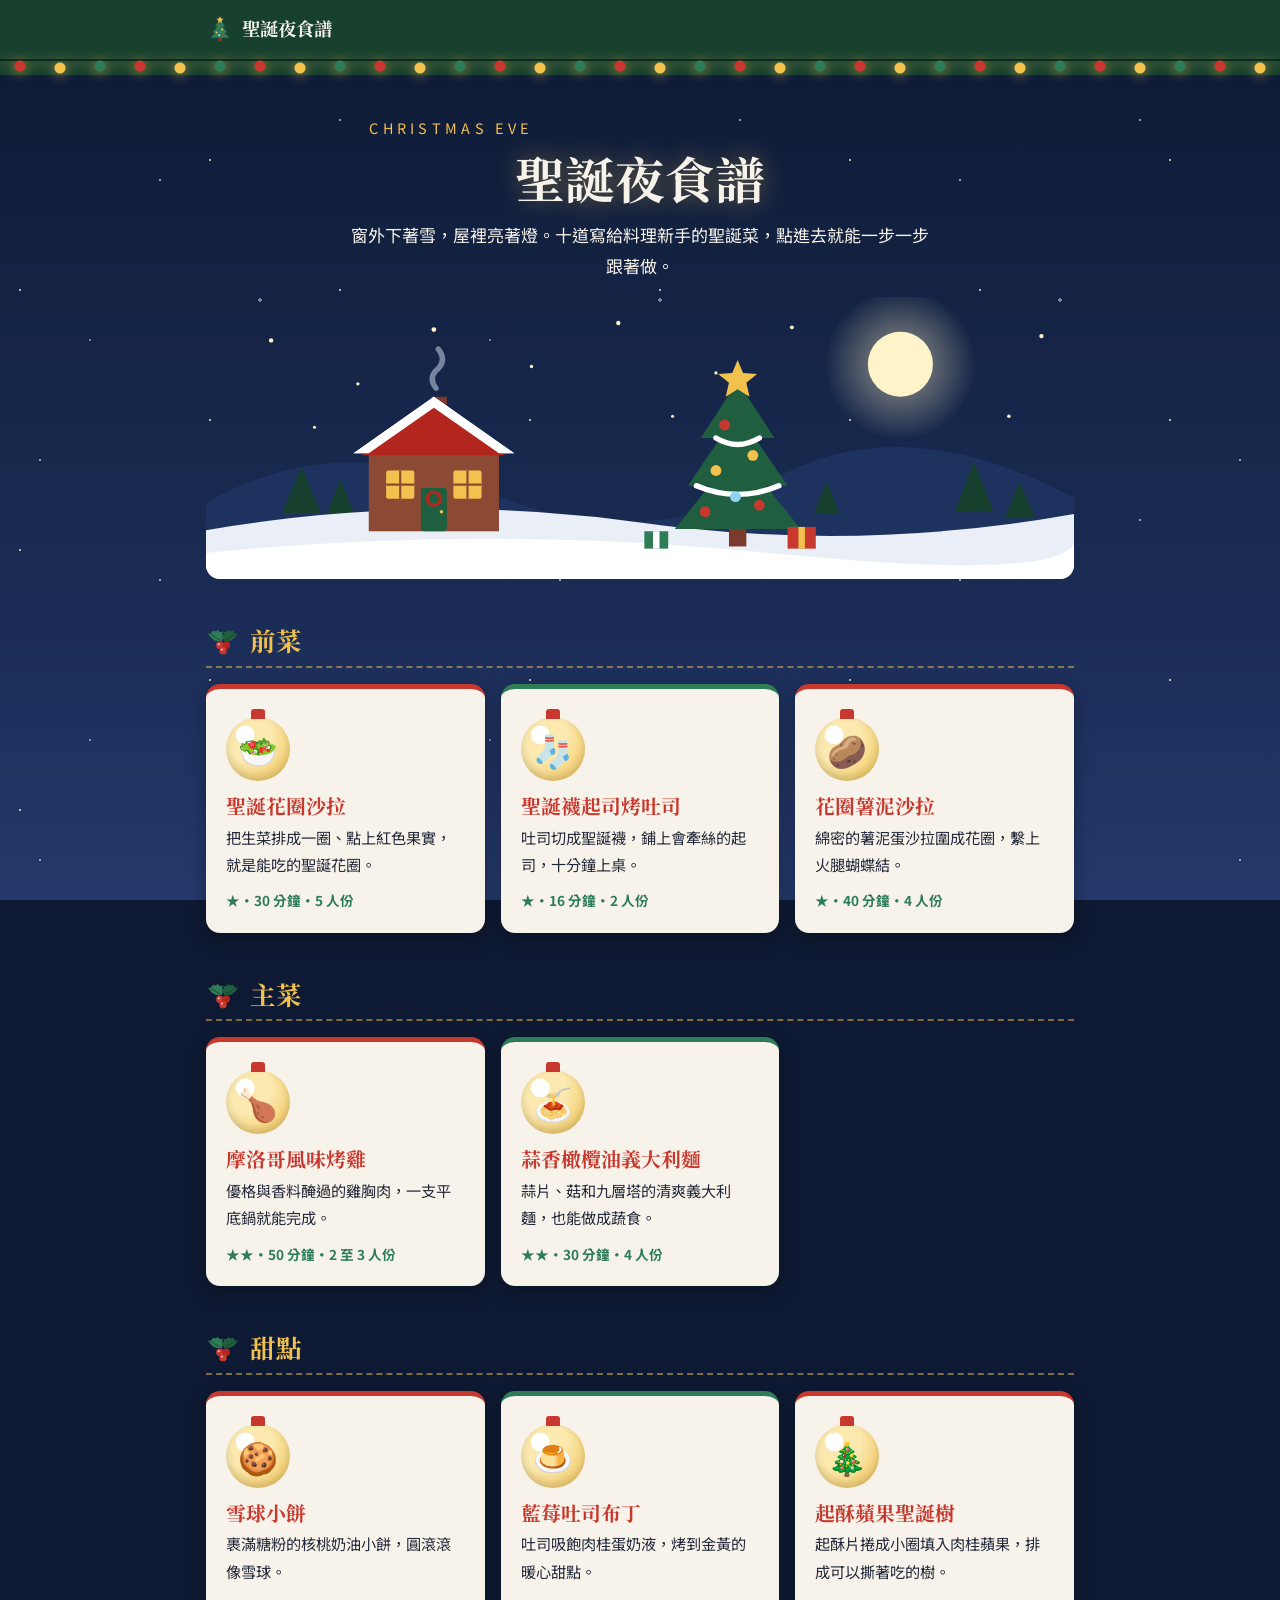
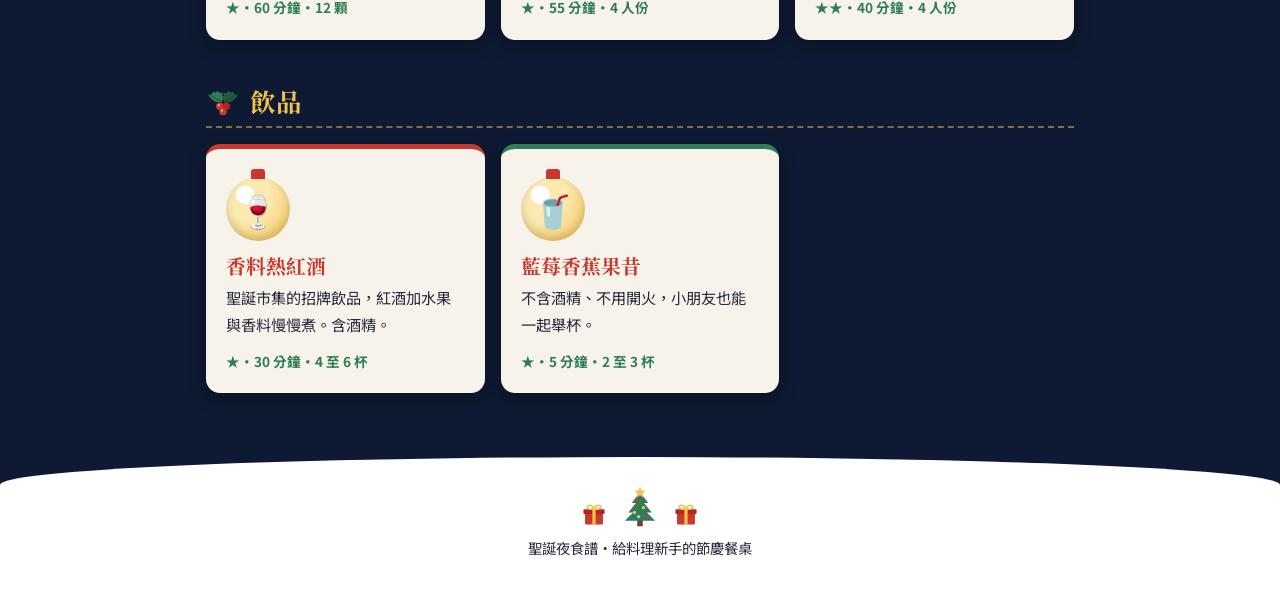
<file: index.html>
<!DOCTYPE html>
<html lang="zh-Hant">
<head>
  <meta charset="UTF-8">
  <meta name="viewport" content="width=device-width, initial-scale=1">
  <title>聖誕夜食譜｜給料理新手的節慶餐桌</title>
  <meta name="description" content="寫給料理新手的聖誕夜食譜：可以一步一步跟著做，每個步驟都有火候、時間與完成的判斷標準。">
  <link rel="preconnect" href="https://fonts.googleapis.com">
  <link href="https://fonts.googleapis.com/css2?family=Noto+Sans+TC:wght@400;700&family=Noto+Serif+TC:wght@700&display=swap" rel="stylesheet">
  <link rel="stylesheet" href="assets/style.css">
</head>
<body>
  <header class="site-header">
    <div class="wrap">
      <a class="brand" href="index.html">聖誕夜食譜</a>
    </div>
    <div class="lights"></div>
  </header>

  <main class="wrap">
    <section class="hero">
      <p class="eyebrow">CHRISTMAS EVE</p>
      <h1>聖誕夜食譜</h1>
      <p>窗外下著雪，屋裡亮著燈。十道寫給料理新手的聖誕菜，點進去就能一步一步跟著做。</p>
      <img class="scene" src="assets/images/scene.svg" alt="聖誕夜的雪地裡，亮著燈的小屋與掛滿彩球的聖誕樹">
    </section>

    <!-- 新增食譜時：在對應分類的 .cards 最後加一張卡片（見 CLAUDE.md 第六節） -->

    <section class="category" id="starter">
      <h2>前菜</h2>
      <div class="cards">
        <a class="card" href="recipes/wreath-salad.html">
          <div class="ornament">🥗</div>
          <h3>聖誕花圈沙拉</h3>
          <p>把生菜排成一圈、點上紅色果實，就是能吃的聖誕花圈。</p>
          <div class="meta">★・30 分鐘・5 人份</div>
        </a>
        <a class="card" href="recipes/stocking-toast.html">
          <div class="ornament">🧦</div>
          <h3>聖誕襪起司烤吐司</h3>
          <p>吐司切成聖誕襪，鋪上會牽絲的起司，十分鐘上桌。</p>
          <div class="meta">★・16 分鐘・2 人份</div>
        </a>
        <a class="card" href="recipes/wreath-mashed-potato.html">
          <div class="ornament">🥔</div>
          <h3>花圈薯泥沙拉</h3>
          <p>綿密的薯泥蛋沙拉圍成花圈，繫上火腿蝴蝶結。</p>
          <div class="meta">★・40 分鐘・4 人份</div>
        </a>
      </div>
    </section>

    <section class="category" id="main">
      <h2>主菜</h2>
      <div class="cards">
        <a class="card" href="recipes/moroccan-spiced-chicken.html">
          <div class="ornament">🍗</div>
          <h3>摩洛哥風味烤雞</h3>
          <p>優格與香料醃過的雞胸肉，一支平底鍋就能完成。</p>
          <div class="meta">★★・50 分鐘・2 至 3 人份</div>
        </a>
        <a class="card" href="recipes/garlic-olive-oil-pasta.html">
          <div class="ornament">🍝</div>
          <h3>蒜香橄欖油義大利麵</h3>
          <p>蒜片、菇和九層塔的清爽義大利麵，也能做成蔬食。</p>
          <div class="meta">★★・30 分鐘・4 人份</div>
        </a>
      </div>
    </section>

    <section class="category" id="dessert">
      <h2>甜點</h2>
      <div class="cards">
        <a class="card" href="recipes/snowball-cookies.html">
          <div class="ornament">🍪</div>
          <h3>雪球小餅</h3>
          <p>裹滿糖粉的核桃奶油小餅，圓滾滾像雪球。</p>
          <div class="meta">★・60 分鐘・12 顆</div>
        </a>
        <a class="card" href="recipes/blueberry-bread-pudding.html">
          <div class="ornament">🍮</div>
          <h3>藍莓吐司布丁</h3>
          <p>吐司吸飽肉桂蛋奶液，烤到金黃的暖心甜點。</p>
          <div class="meta">★・55 分鐘・4 人份</div>
        </a>
        <a class="card" href="recipes/apple-puff-tree.html">
          <div class="ornament">🎄</div>
          <h3>起酥蘋果聖誕樹</h3>
          <p>起酥片捲成小圈填入肉桂蘋果，排成可以撕著吃的樹。</p>
          <div class="meta">★★・40 分鐘・4 人份</div>
        </a>
      </div>
    </section>

    <section class="category" id="drink">
      <h2>飲品</h2>
      <div class="cards">
        <a class="card" href="recipes/mulled-wine.html">
          <div class="ornament">🍷</div>
          <h3>香料熱紅酒</h3>
          <p>聖誕市集的招牌飲品，紅酒加水果與香料慢慢煮。含酒精。</p>
          <div class="meta">★・30 分鐘・4 至 6 杯</div>
        </a>
        <a class="card" href="recipes/blueberry-banana-smoothie.html">
          <div class="ornament">🥤</div>
          <h3>藍莓香蕉果昔</h3>
          <p>不含酒精、不用開火，小朋友也能一起舉杯。</p>
          <div class="meta">★・5 分鐘・2 至 3 杯</div>
        </a>
      </div>
    </section>
  </main>

  <footer class="site-footer">
    <div class="wrap">聖誕夜食譜・給料理新手的節慶餐桌</div>
  </footer>
</body>
</html>
</file>
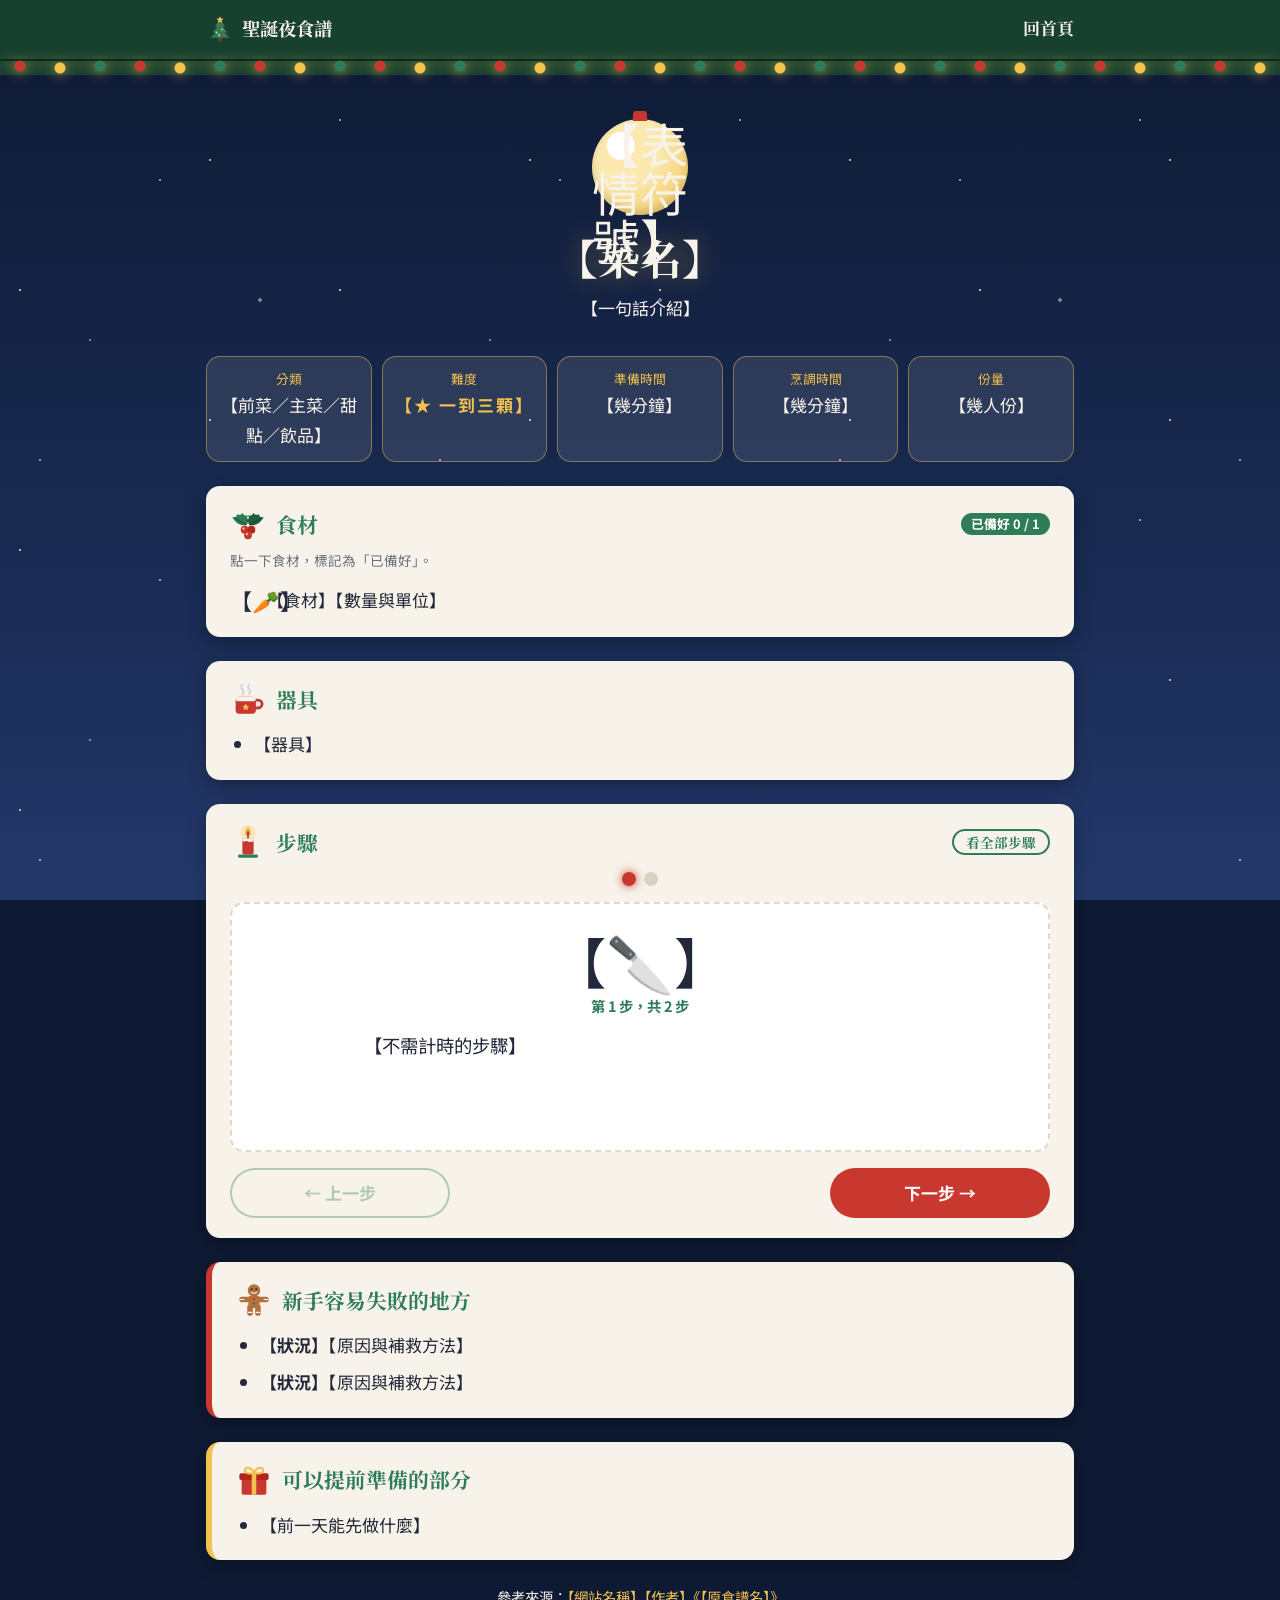
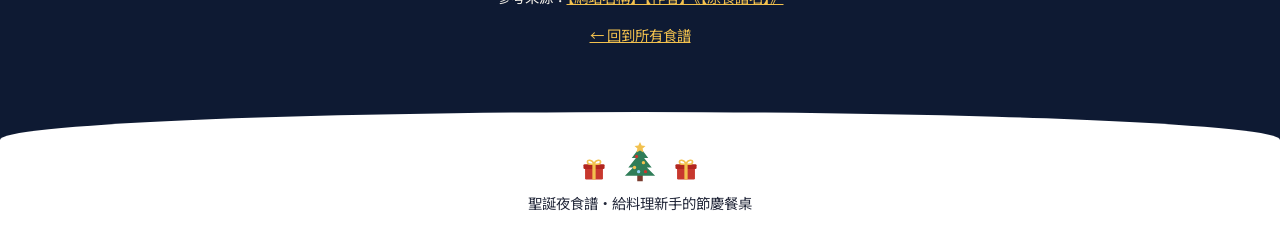
<file: recipes/_template.html>
<!DOCTYPE html>
<html lang="zh-Hant">
<head>
  <meta charset="UTF-8">
  <meta name="viewport" content="width=device-width, initial-scale=1">
  <!-- 範本：複製成 recipes/<slug>.html 後，把所有【】換成實際內容。區塊順序與 class 名稱不可更動。 -->
  <title>【菜名】｜聖誕夜食譜</title>
  <link rel="preconnect" href="https://fonts.googleapis.com">
  <link href="https://fonts.googleapis.com/css2?family=Noto+Sans+TC:wght@400;700&family=Noto+Serif+TC:wght@700&display=swap" rel="stylesheet">
  <link rel="stylesheet" href="../assets/style.css">
</head>
<body>
  <header class="site-header">
    <div class="wrap">
      <a class="brand" href="../index.html">聖誕夜食譜</a>
      <a href="../index.html">回首頁</a>
    </div>
    <div class="lights"></div>
  </header>

  <main class="wrap">
    <!-- 1. 菜名與一句話介紹（30 字以內）。ornament 內放一個最能代表這道菜的表情符號 -->
    <section class="recipe-head">
      <div class="ornament">【表情符號】</div>
      <h1>【菜名】</h1>
      <p>【一句話介紹】</p>
      <!-- 有照片時才加下面兩行（規則見 CLAUDE.md「照片」）；沒有照片就整段刪除
      <img class="photo" src="../assets/images/photos/【slug】.jpg" alt="【描述照片內容】">
      <p class="credit">照片：<a href="【照片頁網址】" target="_blank" rel="noopener">【攝影者】／【網站】</a></p>
      -->
    </section>

    <!-- 2. 資訊列 -->
    <ul class="info">
      <li><span>分類</span>【前菜／主菜／甜點／飲品】</li>
      <li><span>難度</span><b class="stars">【★ 一到三顆】</b></li>
      <li><span>準備時間</span>【幾分鐘】</li>
      <li><span>烹調時間</span>【幾分鐘】</li>
      <li><span>份量</span>【幾人份】</li>
    </ul>

    <!-- 3. 食材：一律公制，不寫「適量」。每項的 data-icon 放代表該食材的表情符號 -->
    <section class="block ingredients">
      <h2>食材</h2>
      <ul>
        <li data-icon="【🥕】">【食材】【數量與單位】</li>
      </ul>
    </section>

    <!-- 4. 器具：新手可能沒有的要給替代方案 -->
    <section class="block tools">
      <h2>器具</h2>
      <ul>
        <li>【器具】</li>
      </ul>
    </section>

    <!-- 5. 步驟：每步一件事，寫出火候、時間與完成的判斷標準。
         data-icon：代表這個動作的表情符號（必填）。
         data-timer：這一步需要等待或計時的秒數（選填，例如 3 分鐘寫 180）。 -->
    <section class="block steps">
      <h2>步驟</h2>
      <ol>
        <li data-icon="【🔪】">【不需計時的步驟】</li>
        <li data-icon="【🍳】" data-timer="【180】">【需要計時的步驟】</li>
      </ol>
    </section>

    <!-- 6. 新手容易失敗的地方：至少兩點 -->
    <section class="block warn">
      <h2>新手容易失敗的地方</h2>
      <ul>
        <li><b>【狀況】</b>【原因與補救方法】</li>
        <li><b>【狀況】</b>【原因與補救方法】</li>
      </ul>
    </section>

    <!-- 7. 可以提前準備的部分 -->
    <section class="block tip">
      <h2>可以提前準備的部分</h2>
      <ul>
        <li>【前一天能先做什麼】</li>
      </ul>
    </section>

    <!-- 8. 來源 -->
    <p class="source">
      參考來源：<a href="【原始網址】" target="_blank" rel="noopener">【網站名稱】【作者】《【原食譜名】》</a><br>
      <a class="back" href="../index.html">← 回到所有食譜</a>
    </p>
  </main>

  <footer class="site-footer">
    <div class="wrap">聖誕夜食譜・給料理新手的節慶餐桌</div>
  </footer>
  <script src="../assets/recipe.js"></script>
</body>
</html>
</file>
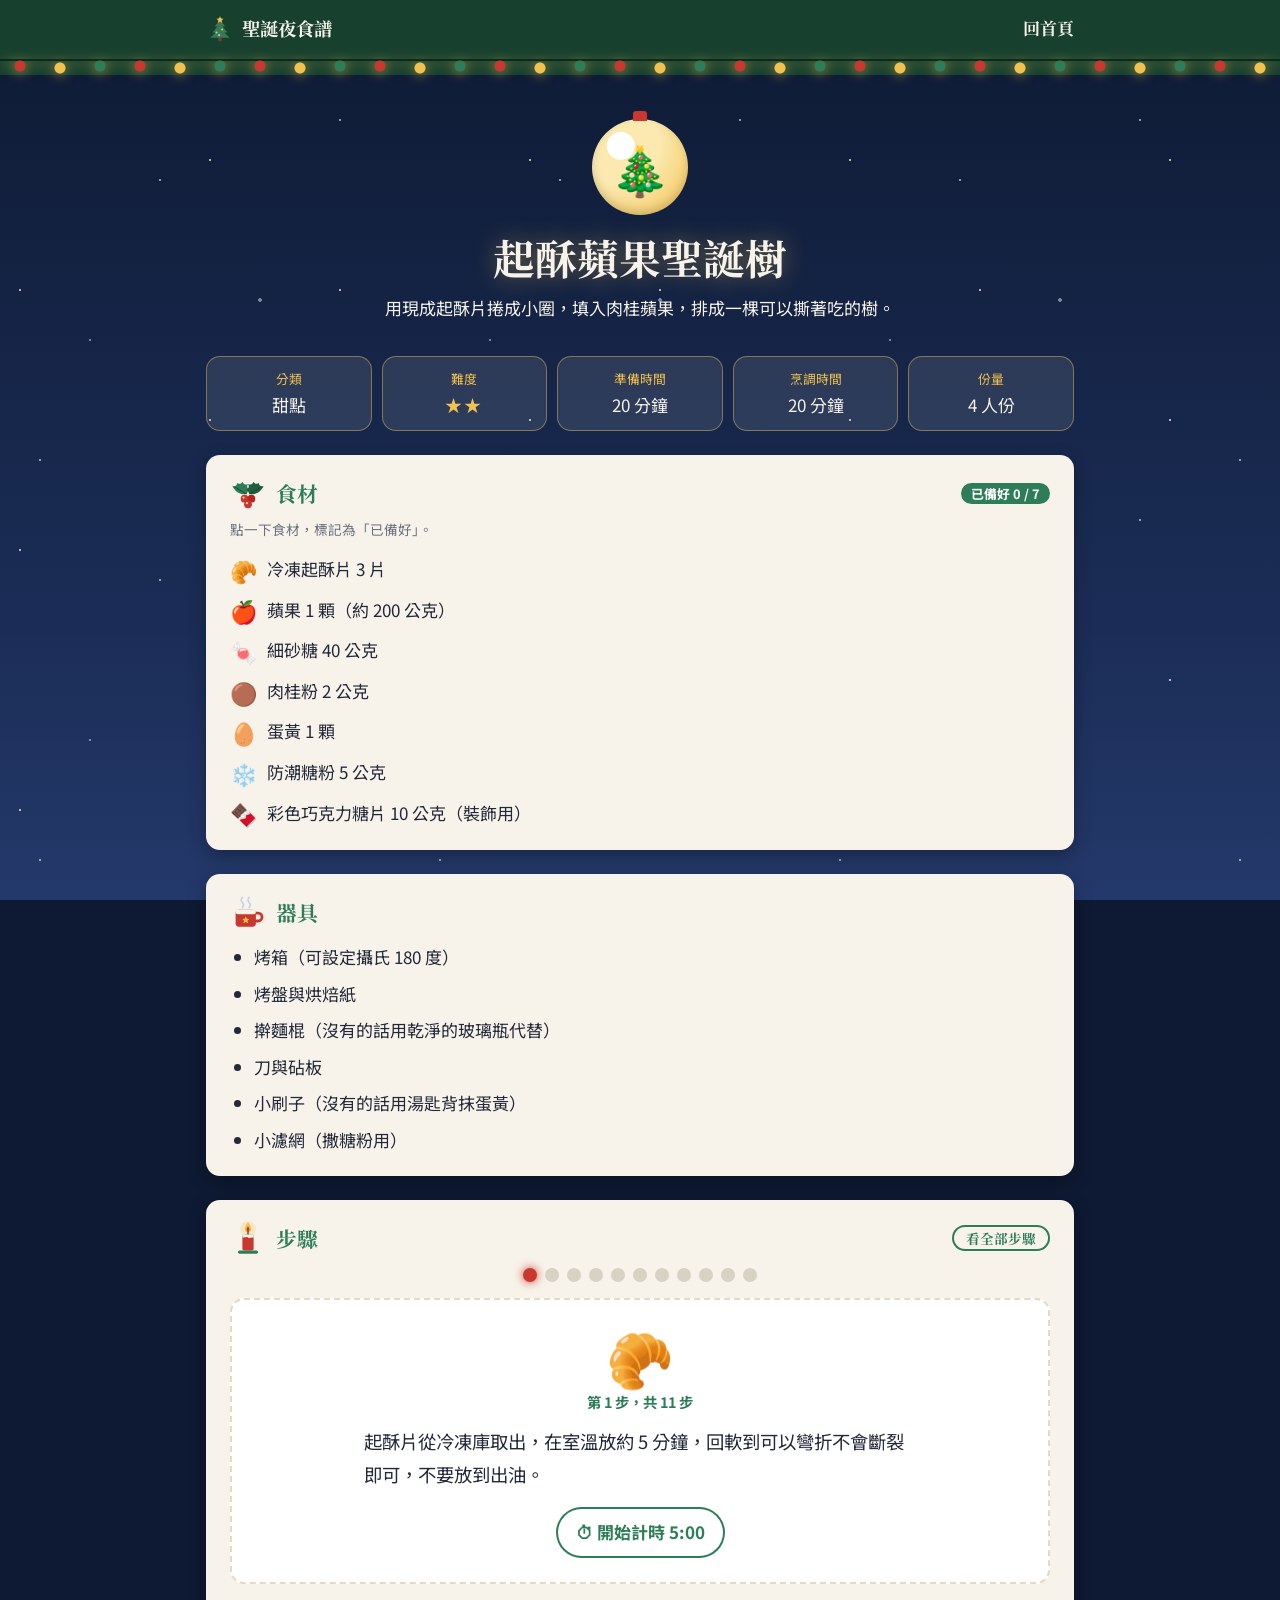
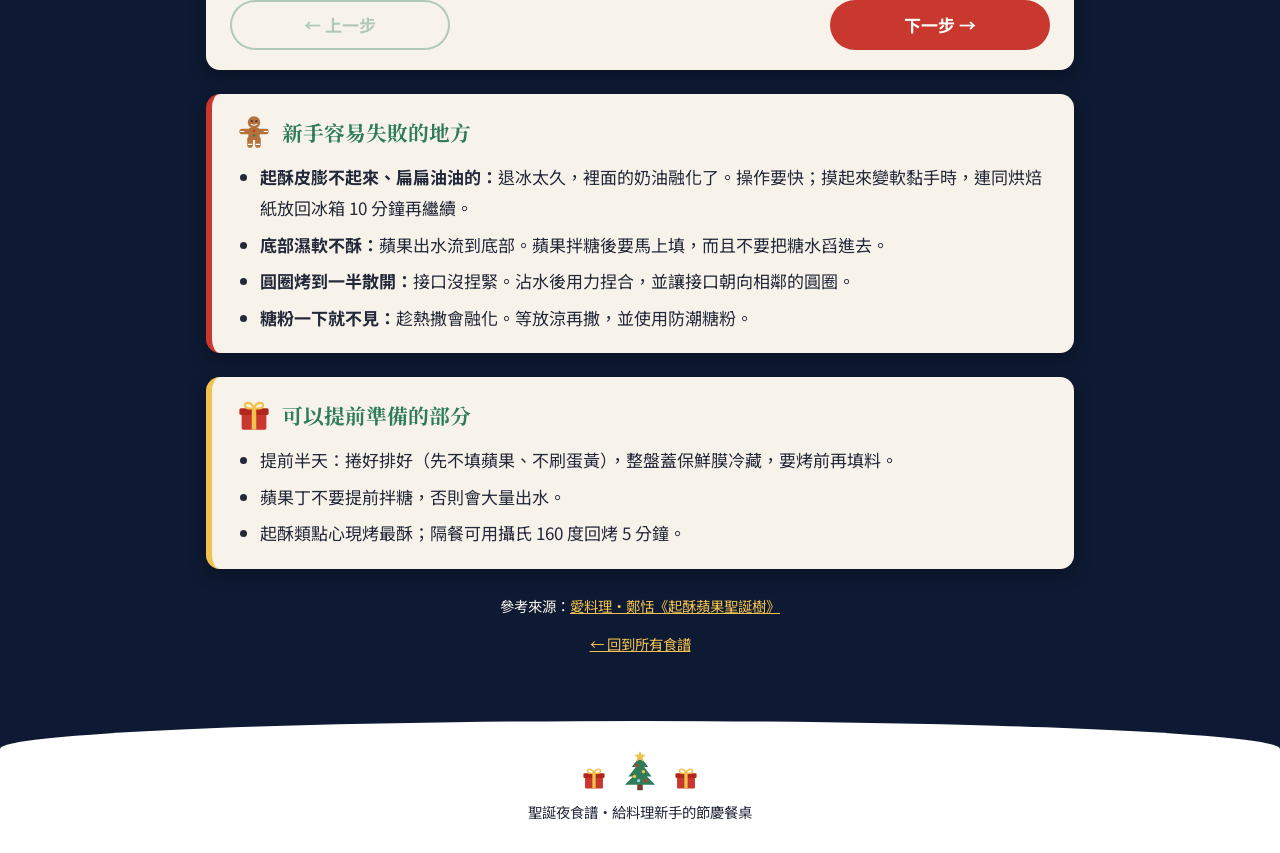
<file: recipes/apple-puff-tree.html>
<!DOCTYPE html>
<html lang="zh-Hant">
<head>
  <meta charset="UTF-8">
  <meta name="viewport" content="width=device-width, initial-scale=1">
  <title>起酥蘋果聖誕樹｜聖誕夜食譜</title>
  <link rel="preconnect" href="https://fonts.googleapis.com">
  <link href="https://fonts.googleapis.com/css2?family=Noto+Sans+TC:wght@400;700&family=Noto+Serif+TC:wght@700&display=swap" rel="stylesheet">
  <link rel="stylesheet" href="../assets/style.css">
</head>
<body>
  <header class="site-header">
    <div class="wrap">
      <a class="brand" href="../index.html">聖誕夜食譜</a>
      <a href="../index.html">回首頁</a>
    </div>
    <div class="lights"></div>
  </header>

  <main class="wrap">
    <section class="recipe-head">
      <div class="ornament">🎄</div>
      <h1>起酥蘋果聖誕樹</h1>
      <p>用現成起酥片捲成小圈，填入肉桂蘋果，排成一棵可以撕著吃的樹。</p>
    </section>

    <ul class="info">
      <li><span>分類</span>甜點</li>
      <li><span>難度</span><b class="stars">★★</b></li>
      <li><span>準備時間</span>20 分鐘</li>
      <li><span>烹調時間</span>20 分鐘</li>
      <li><span>份量</span>4 人份</li>
    </ul>

    <section class="block ingredients">
      <h2>食材</h2>
      <ul>
        <li data-icon="🥐">冷凍起酥片 3 片</li>
        <li data-icon="🍎">蘋果 1 顆（約 200 公克）</li>
        <li data-icon="🍬">細砂糖 40 公克</li>
        <li data-icon="🟤">肉桂粉 2 公克</li>
        <li data-icon="🥚">蛋黃 1 顆</li>
        <li data-icon="❄️">防潮糖粉 5 公克</li>
        <li data-icon="🍫">彩色巧克力糖片 10 公克（裝飾用）</li>
      </ul>
    </section>

    <section class="block tools">
      <h2>器具</h2>
      <ul>
        <li>烤箱（可設定攝氏 180 度）</li>
        <li>烤盤與烘焙紙</li>
        <li>擀麵棍（沒有的話用乾淨的玻璃瓶代替）</li>
        <li>刀與砧板</li>
        <li>小刷子（沒有的話用湯匙背抹蛋黃）</li>
        <li>小濾網（撒糖粉用）</li>
      </ul>
    </section>

    <section class="block steps">
      <h2>步驟</h2>
      <ol>
        <li data-icon="🥐" data-timer="300">起酥片從冷凍庫取出，在室溫放約 5 分鐘，回軟到可以彎折不會斷裂即可，不要放到出油。</li>
        <li data-icon="🔥">烤箱預熱到攝氏 180 度，烤盤鋪好烘焙紙。</li>
        <li data-icon="🍎">蘋果削皮去核，切成約 0.5 公分的小丁，拌入細砂糖與肉桂粉。</li>
        <li data-icon="🔪">起酥片用擀麵棍輕輕擀一下，每片切成 6 條一樣寬的長條，共 18 條。</li>
        <li data-icon="⭕">取 15 條，每條捲成一個圓圈，接口沾一點水捏緊。</li>
        <li data-icon="🎄">在烘焙紙上把圓圈排成三角形：由上往下每排 1、2、3、4、5 個，圈與圈互相貼著，接口朝內。</li>
        <li data-icon="🟫">剩下的長條折短，放在最下方中間當樹幹；有邊角料可以切一顆星星放在樹頂。</li>
        <li data-icon="🥄">用小湯匙把蘋果丁填進每個圓圈，只舀果肉，碗底的糖水不要倒進去。</li>
        <li data-icon="🥚">蛋黃打散，薄薄刷在起酥皮表面，不要刷到蘋果上。</li>
        <li data-icon="⏲️" data-timer="1200">放入烤箱中層，以攝氏 180 度烤 20 分鐘，起酥皮膨起、呈金黃色就完成。</li>
        <li data-icon="⏳" data-timer="300">出爐放涼 5 分鐘，再用濾網撒上糖粉，擺上巧克力糖片當彩球。</li>
      </ol>
    </section>

    <section class="block warn">
      <h2>新手容易失敗的地方</h2>
      <ul>
        <li><b>起酥皮膨不起來、扁扁油油的：</b>退冰太久，裡面的奶油融化了。操作要快；摸起來變軟黏手時，連同烘焙紙放回冰箱 10 分鐘再繼續。</li>
        <li><b>底部濕軟不酥：</b>蘋果出水流到底部。蘋果拌糖後要馬上填，而且不要把糖水舀進去。</li>
        <li><b>圓圈烤到一半散開：</b>接口沒捏緊。沾水後用力捏合，並讓接口朝向相鄰的圓圈。</li>
        <li><b>糖粉一下就不見：</b>趁熱撒會融化。等放涼再撒，並使用防潮糖粉。</li>
      </ul>
    </section>

    <section class="block tip">
      <h2>可以提前準備的部分</h2>
      <ul>
        <li>提前半天：捲好排好（先不填蘋果、不刷蛋黃），整盤蓋保鮮膜冷藏，要烤前再填料。</li>
        <li>蘋果丁不要提前拌糖，否則會大量出水。</li>
        <li>起酥類點心現烤最酥；隔餐可用攝氏 160 度回烤 5 分鐘。</li>
      </ul>
    </section>

    <p class="source">
      參考來源：<a href="https://icook.tw/recipes/485375" target="_blank" rel="noopener">愛料理・鄭恬《起酥蘋果聖誕樹》</a><br>
      <a class="back" href="../index.html">← 回到所有食譜</a>
    </p>
  </main>

  <footer class="site-footer">
    <div class="wrap">聖誕夜食譜・給料理新手的節慶餐桌</div>
  </footer>
  <script src="../assets/recipe.js"></script>
</body>
</html>
</file>
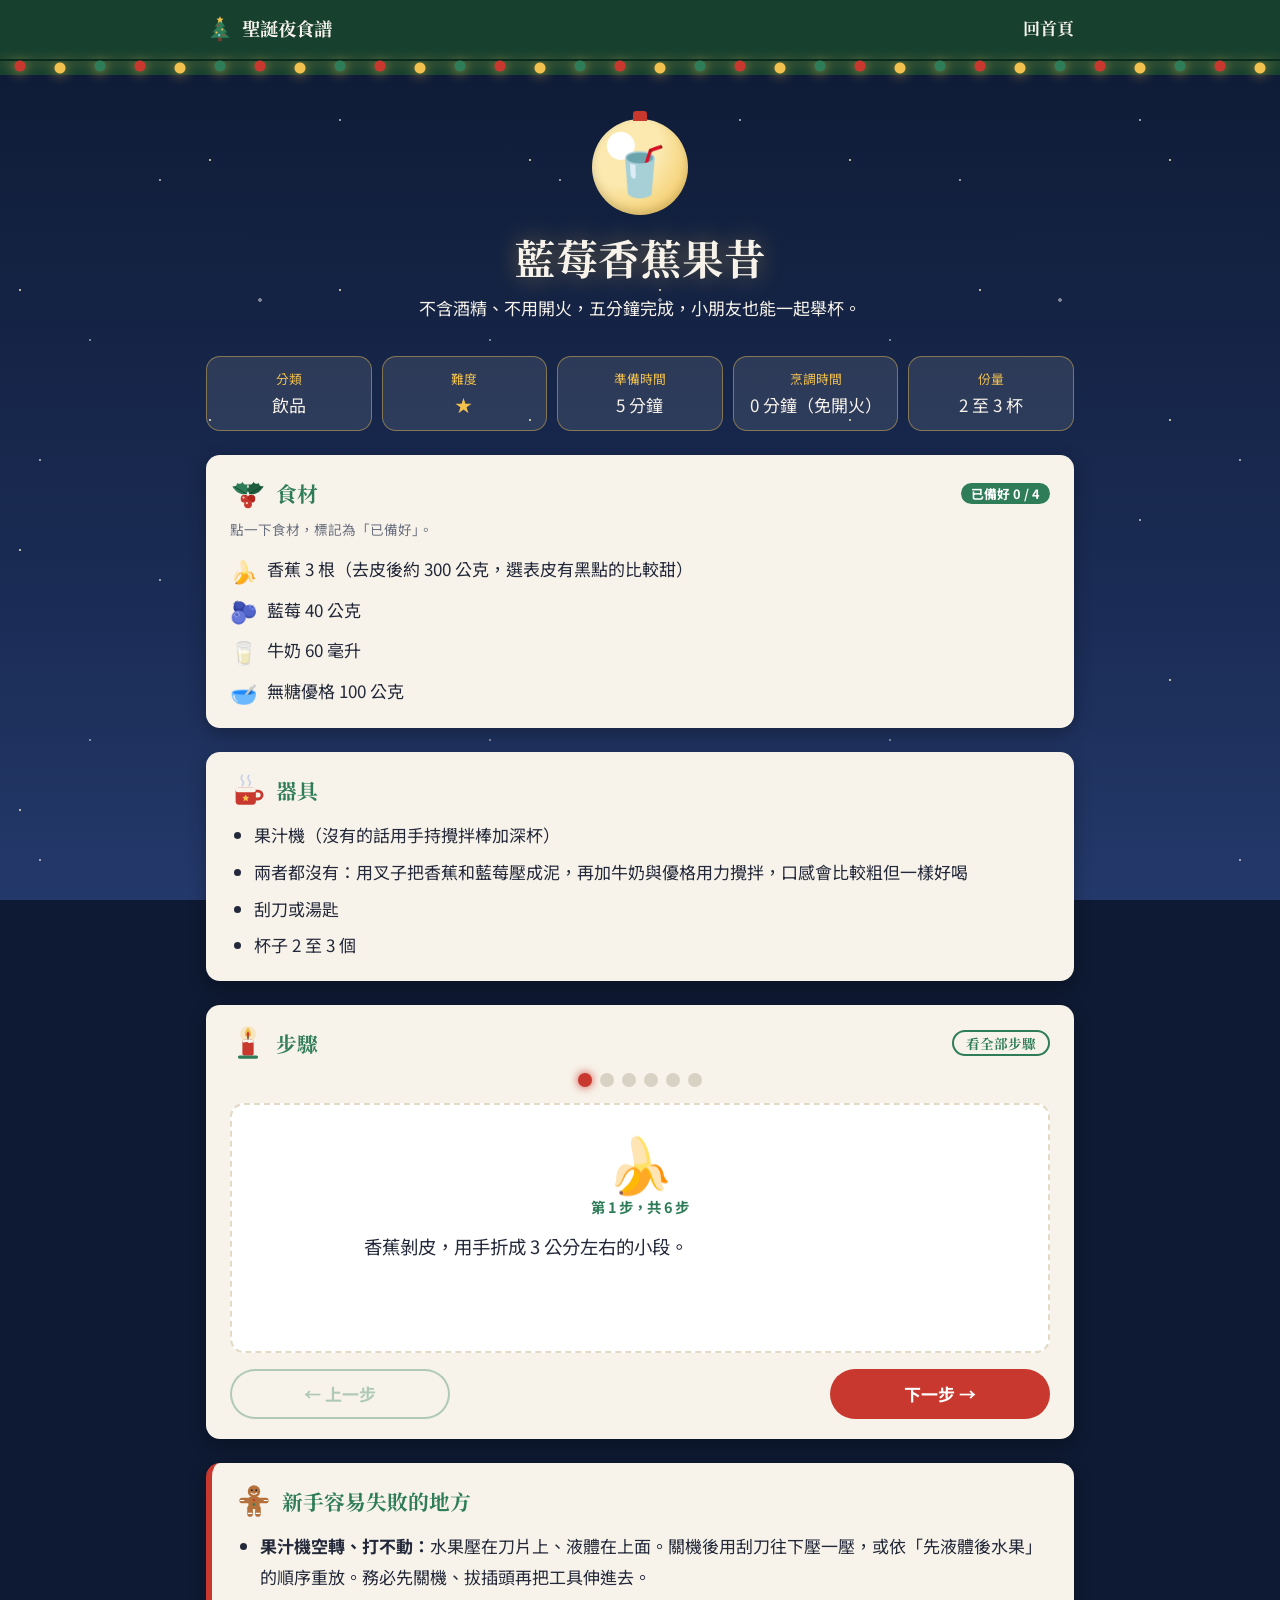
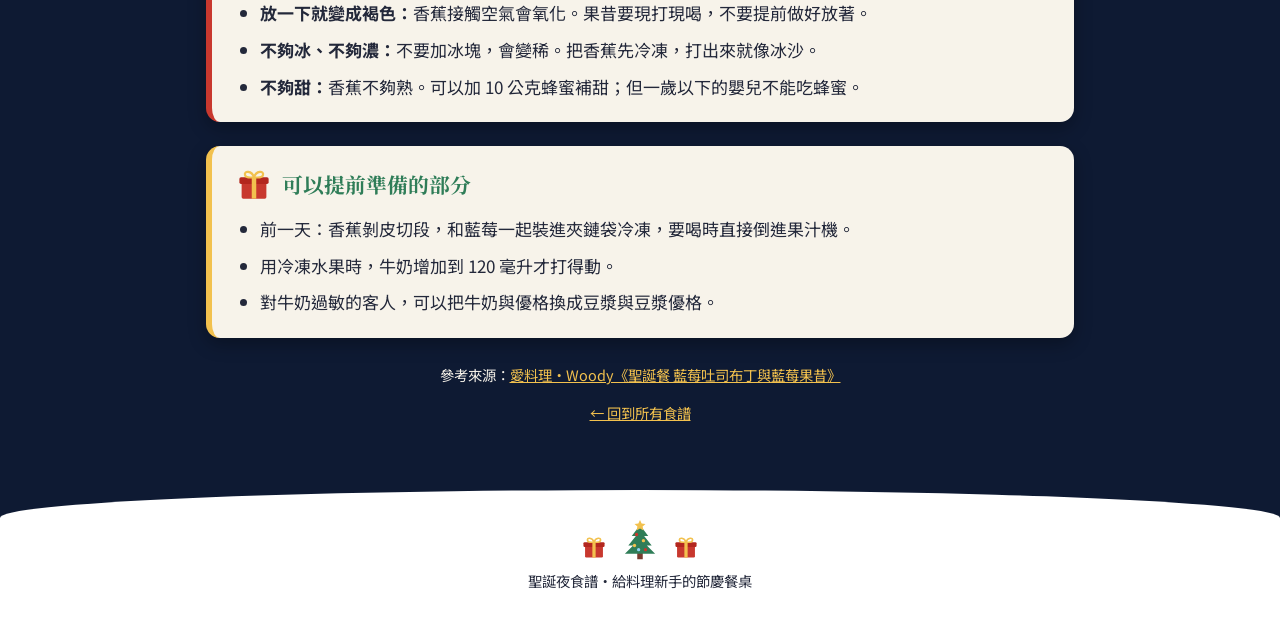
<file: recipes/blueberry-banana-smoothie.html>
<!DOCTYPE html>
<html lang="zh-Hant">
<head>
  <meta charset="UTF-8">
  <meta name="viewport" content="width=device-width, initial-scale=1">
  <title>藍莓香蕉果昔｜聖誕夜食譜</title>
  <link rel="preconnect" href="https://fonts.googleapis.com">
  <link href="https://fonts.googleapis.com/css2?family=Noto+Sans+TC:wght@400;700&family=Noto+Serif+TC:wght@700&display=swap" rel="stylesheet">
  <link rel="stylesheet" href="../assets/style.css">
</head>
<body>
  <header class="site-header">
    <div class="wrap">
      <a class="brand" href="../index.html">聖誕夜食譜</a>
      <a href="../index.html">回首頁</a>
    </div>
    <div class="lights"></div>
  </header>

  <main class="wrap">
    <section class="recipe-head">
      <div class="ornament">🥤</div>
      <h1>藍莓香蕉果昔</h1>
      <p>不含酒精、不用開火，五分鐘完成，小朋友也能一起舉杯。</p>
    </section>

    <ul class="info">
      <li><span>分類</span>飲品</li>
      <li><span>難度</span><b class="stars">★</b></li>
      <li><span>準備時間</span>5 分鐘</li>
      <li><span>烹調時間</span>0 分鐘（免開火）</li>
      <li><span>份量</span>2 至 3 杯</li>
    </ul>

    <section class="block ingredients">
      <h2>食材</h2>
      <ul>
        <li data-icon="🍌">香蕉 3 根（去皮後約 300 公克，選表皮有黑點的比較甜）</li>
        <li data-icon="🫐">藍莓 40 公克</li>
        <li data-icon="🥛">牛奶 60 毫升</li>
        <li data-icon="🥣">無糖優格 100 公克</li>
      </ul>
    </section>

    <section class="block tools">
      <h2>器具</h2>
      <ul>
        <li>果汁機（沒有的話用手持攪拌棒加深杯）</li>
        <li>兩者都沒有：用叉子把香蕉和藍莓壓成泥，再加牛奶與優格用力攪拌，口感會比較粗但一樣好喝</li>
        <li>刮刀或湯匙</li>
        <li>杯子 2 至 3 個</li>
      </ul>
    </section>

    <section class="block steps">
      <h2>步驟</h2>
      <ol>
        <li data-icon="🍌">香蕉剝皮，用手折成 3 公分左右的小段。</li>
        <li data-icon="🫐">藍莓沖洗後瀝乾，挑掉軟爛的。</li>
        <li data-icon="🥛">先把牛奶和優格倒進果汁機，再放香蕉和藍莓。液體在下面，刀片才轉得動。</li>
        <li data-icon="🌀" data-timer="40">蓋緊蓋子，用高速打 30 至 40 秒，直到看不見果粒、顏色變成均勻的淡紫色。</li>
        <li data-icon="👀">打開看看：太稠倒不出來的話，每次加 15 毫升牛奶再打 5 秒。</li>
        <li data-icon="🥤">倒進杯子，上面放兩三顆藍莓裝飾，馬上喝。</li>
      </ol>
    </section>

    <section class="block warn">
      <h2>新手容易失敗的地方</h2>
      <ul>
        <li><b>果汁機空轉、打不動：</b>水果壓在刀片上、液體在上面。關機後用刮刀往下壓一壓，或依「先液體後水果」的順序重放。務必先關機、拔插頭再把工具伸進去。</li>
        <li><b>放一下就變成褐色：</b>香蕉接觸空氣會氧化。果昔要現打現喝，不要提前做好放著。</li>
        <li><b>不夠冰、不夠濃：</b>不要加冰塊，會變稀。把香蕉先冷凍，打出來就像冰沙。</li>
        <li><b>不夠甜：</b>香蕉不夠熟。可以加 10 公克蜂蜜補甜；但一歲以下的嬰兒不能吃蜂蜜。</li>
      </ul>
    </section>

    <section class="block tip">
      <h2>可以提前準備的部分</h2>
      <ul>
        <li>前一天：香蕉剝皮切段，和藍莓一起裝進夾鏈袋冷凍，要喝時直接倒進果汁機。</li>
        <li>用冷凍水果時，牛奶增加到 120 毫升才打得動。</li>
        <li>對牛奶過敏的客人，可以把牛奶與優格換成豆漿與豆漿優格。</li>
      </ul>
    </section>

    <p class="source">
      參考來源：<a href="https://icook.tw/recipes/319440" target="_blank" rel="noopener">愛料理・Woody《聖誕餐 藍莓吐司布丁與藍莓果昔》</a><br>
      <a class="back" href="../index.html">← 回到所有食譜</a>
    </p>
  </main>

  <footer class="site-footer">
    <div class="wrap">聖誕夜食譜・給料理新手的節慶餐桌</div>
  </footer>
  <script src="../assets/recipe.js"></script>
</body>
</html>
</file>
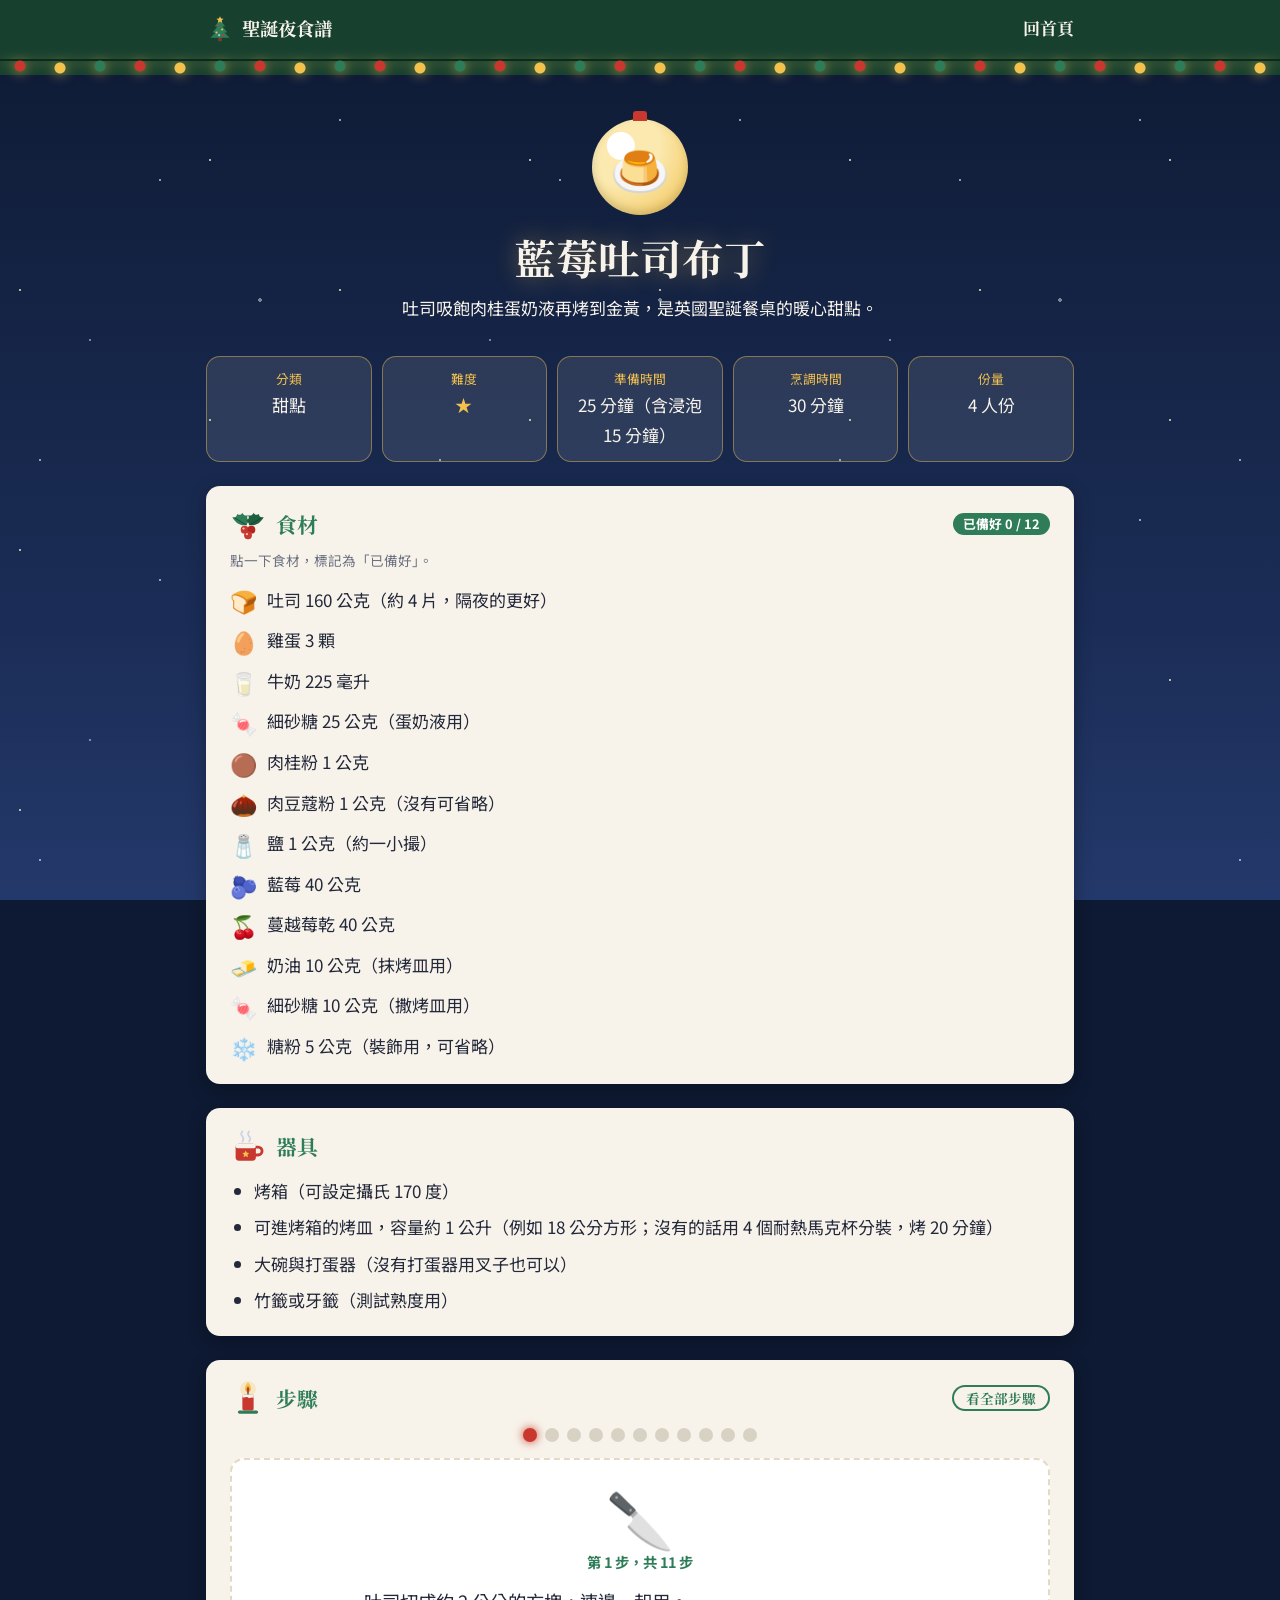
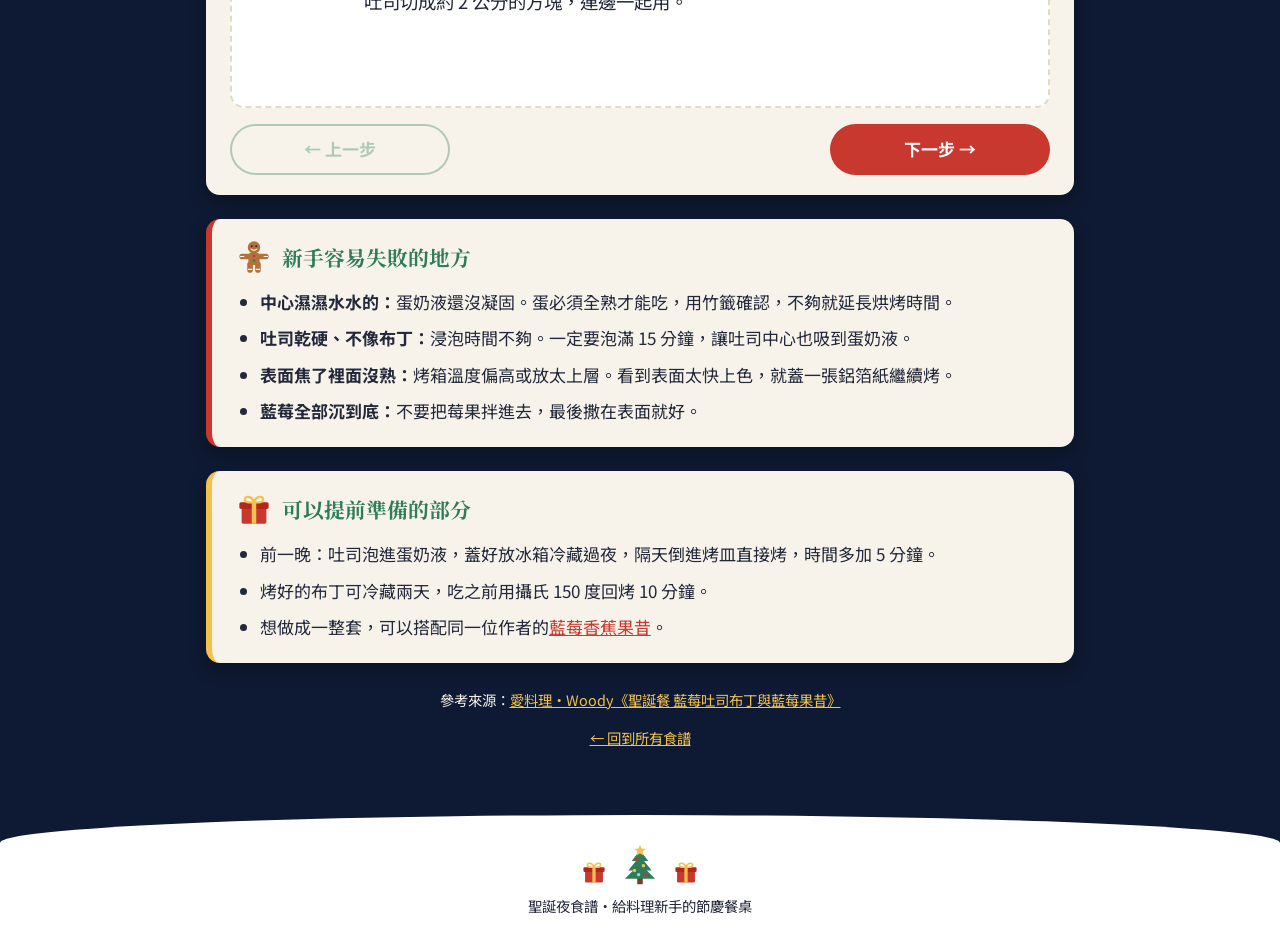
<file: recipes/blueberry-bread-pudding.html>
<!DOCTYPE html>
<html lang="zh-Hant">
<head>
  <meta charset="UTF-8">
  <meta name="viewport" content="width=device-width, initial-scale=1">
  <title>藍莓吐司布丁｜聖誕夜食譜</title>
  <link rel="preconnect" href="https://fonts.googleapis.com">
  <link href="https://fonts.googleapis.com/css2?family=Noto+Sans+TC:wght@400;700&family=Noto+Serif+TC:wght@700&display=swap" rel="stylesheet">
  <link rel="stylesheet" href="../assets/style.css">
</head>
<body>
  <header class="site-header">
    <div class="wrap">
      <a class="brand" href="../index.html">聖誕夜食譜</a>
      <a href="../index.html">回首頁</a>
    </div>
    <div class="lights"></div>
  </header>

  <main class="wrap">
    <section class="recipe-head">
      <div class="ornament">🍮</div>
      <h1>藍莓吐司布丁</h1>
      <p>吐司吸飽肉桂蛋奶液再烤到金黃，是英國聖誕餐桌的暖心甜點。</p>
    </section>

    <ul class="info">
      <li><span>分類</span>甜點</li>
      <li><span>難度</span><b class="stars">★</b></li>
      <li><span>準備時間</span>25 分鐘（含浸泡 15 分鐘）</li>
      <li><span>烹調時間</span>30 分鐘</li>
      <li><span>份量</span>4 人份</li>
    </ul>

    <section class="block ingredients">
      <h2>食材</h2>
      <ul>
        <li data-icon="🍞">吐司 160 公克（約 4 片，隔夜的更好）</li>
        <li data-icon="🥚">雞蛋 3 顆</li>
        <li data-icon="🥛">牛奶 225 毫升</li>
        <li data-icon="🍬">細砂糖 25 公克（蛋奶液用）</li>
        <li data-icon="🟤">肉桂粉 1 公克</li>
        <li data-icon="🌰">肉豆蔻粉 1 公克（沒有可省略）</li>
        <li data-icon="🧂">鹽 1 公克（約一小撮）</li>
        <li data-icon="🫐">藍莓 40 公克</li>
        <li data-icon="🍒">蔓越莓乾 40 公克</li>
        <li data-icon="🧈">奶油 10 公克（抹烤皿用）</li>
        <li data-icon="🍬">細砂糖 10 公克（撒烤皿用）</li>
        <li data-icon="❄️">糖粉 5 公克（裝飾用，可省略）</li>
      </ul>
    </section>

    <section class="block tools">
      <h2>器具</h2>
      <ul>
        <li>烤箱（可設定攝氏 170 度）</li>
        <li>可進烤箱的烤皿，容量約 1 公升（例如 18 公分方形；沒有的話用 4 個耐熱馬克杯分裝，烤 20 分鐘）</li>
        <li>大碗與打蛋器（沒有打蛋器用叉子也可以）</li>
        <li>竹籤或牙籤（測試熟度用）</li>
      </ul>
    </section>

    <section class="block steps">
      <h2>步驟</h2>
      <ol>
        <li data-icon="🔪">吐司切成約 2 公分的方塊，連邊一起用。</li>
        <li data-icon="🥚">大碗中打入雞蛋，加入牛奶與 25 公克糖，攪拌到看不見蛋白絲。</li>
        <li data-icon="🟤">加入肉桂粉、肉豆蔻粉與鹽，再攪拌均勻。</li>
        <li data-icon="🍞" data-timer="900">把吐司塊放進蛋奶液，輕輕壓一壓讓每塊都泡到，浸泡 15 分鐘，中途翻動一次。</li>
        <li data-icon="🔥">浸泡的同時，把烤箱預熱到攝氏 170 度。</li>
        <li data-icon="🧈">烤皿內側抹上奶油，撒入 10 公克糖，轉動烤皿讓糖沾滿內壁。</li>
        <li data-icon="🫐">把泡好的吐司連同蛋奶液倒進烤皿，表面撒上藍莓與蔓越莓乾。</li>
        <li data-icon="⏲️" data-timer="1800">放入烤箱中層，以攝氏 170 度烤 30 分鐘，表面金黃微膨。</li>
        <li data-icon="🥢">用竹籤插入正中央再拔出，沒有沾到生蛋液才算熟；還濕濕的就再烤 5 分鐘。</li>
        <li data-icon="⏳" data-timer="600">出爐後放 10 分鐘讓它定型，烤皿很燙，記得戴隔熱手套。</li>
        <li data-icon="❄️">撒上糖粉當作雪花，用大湯匙挖取分食。</li>
      </ol>
    </section>

    <section class="block warn">
      <h2>新手容易失敗的地方</h2>
      <ul>
        <li><b>中心濕濕水水的：</b>蛋奶液還沒凝固。蛋必須全熟才能吃，用竹籤確認，不夠就延長烘烤時間。</li>
        <li><b>吐司乾硬、不像布丁：</b>浸泡時間不夠。一定要泡滿 15 分鐘，讓吐司中心也吸到蛋奶液。</li>
        <li><b>表面焦了裡面沒熟：</b>烤箱溫度偏高或放太上層。看到表面太快上色，就蓋一張鋁箔紙繼續烤。</li>
        <li><b>藍莓全部沉到底：</b>不要把莓果拌進去，最後撒在表面就好。</li>
      </ul>
    </section>

    <section class="block tip">
      <h2>可以提前準備的部分</h2>
      <ul>
        <li>前一晚：吐司泡進蛋奶液，蓋好放冰箱冷藏過夜，隔天倒進烤皿直接烤，時間多加 5 分鐘。</li>
        <li>烤好的布丁可冷藏兩天，吃之前用攝氏 150 度回烤 10 分鐘。</li>
        <li>想做成一整套，可以搭配同一位作者的<a href="blueberry-banana-smoothie.html">藍莓香蕉果昔</a>。</li>
      </ul>
    </section>

    <p class="source">
      參考來源：<a href="https://icook.tw/recipes/319440" target="_blank" rel="noopener">愛料理・Woody《聖誕餐 藍莓吐司布丁與藍莓果昔》</a><br>
      <a class="back" href="../index.html">← 回到所有食譜</a>
    </p>
  </main>

  <footer class="site-footer">
    <div class="wrap">聖誕夜食譜・給料理新手的節慶餐桌</div>
  </footer>
  <script src="../assets/recipe.js"></script>
</body>
</html>
</file>
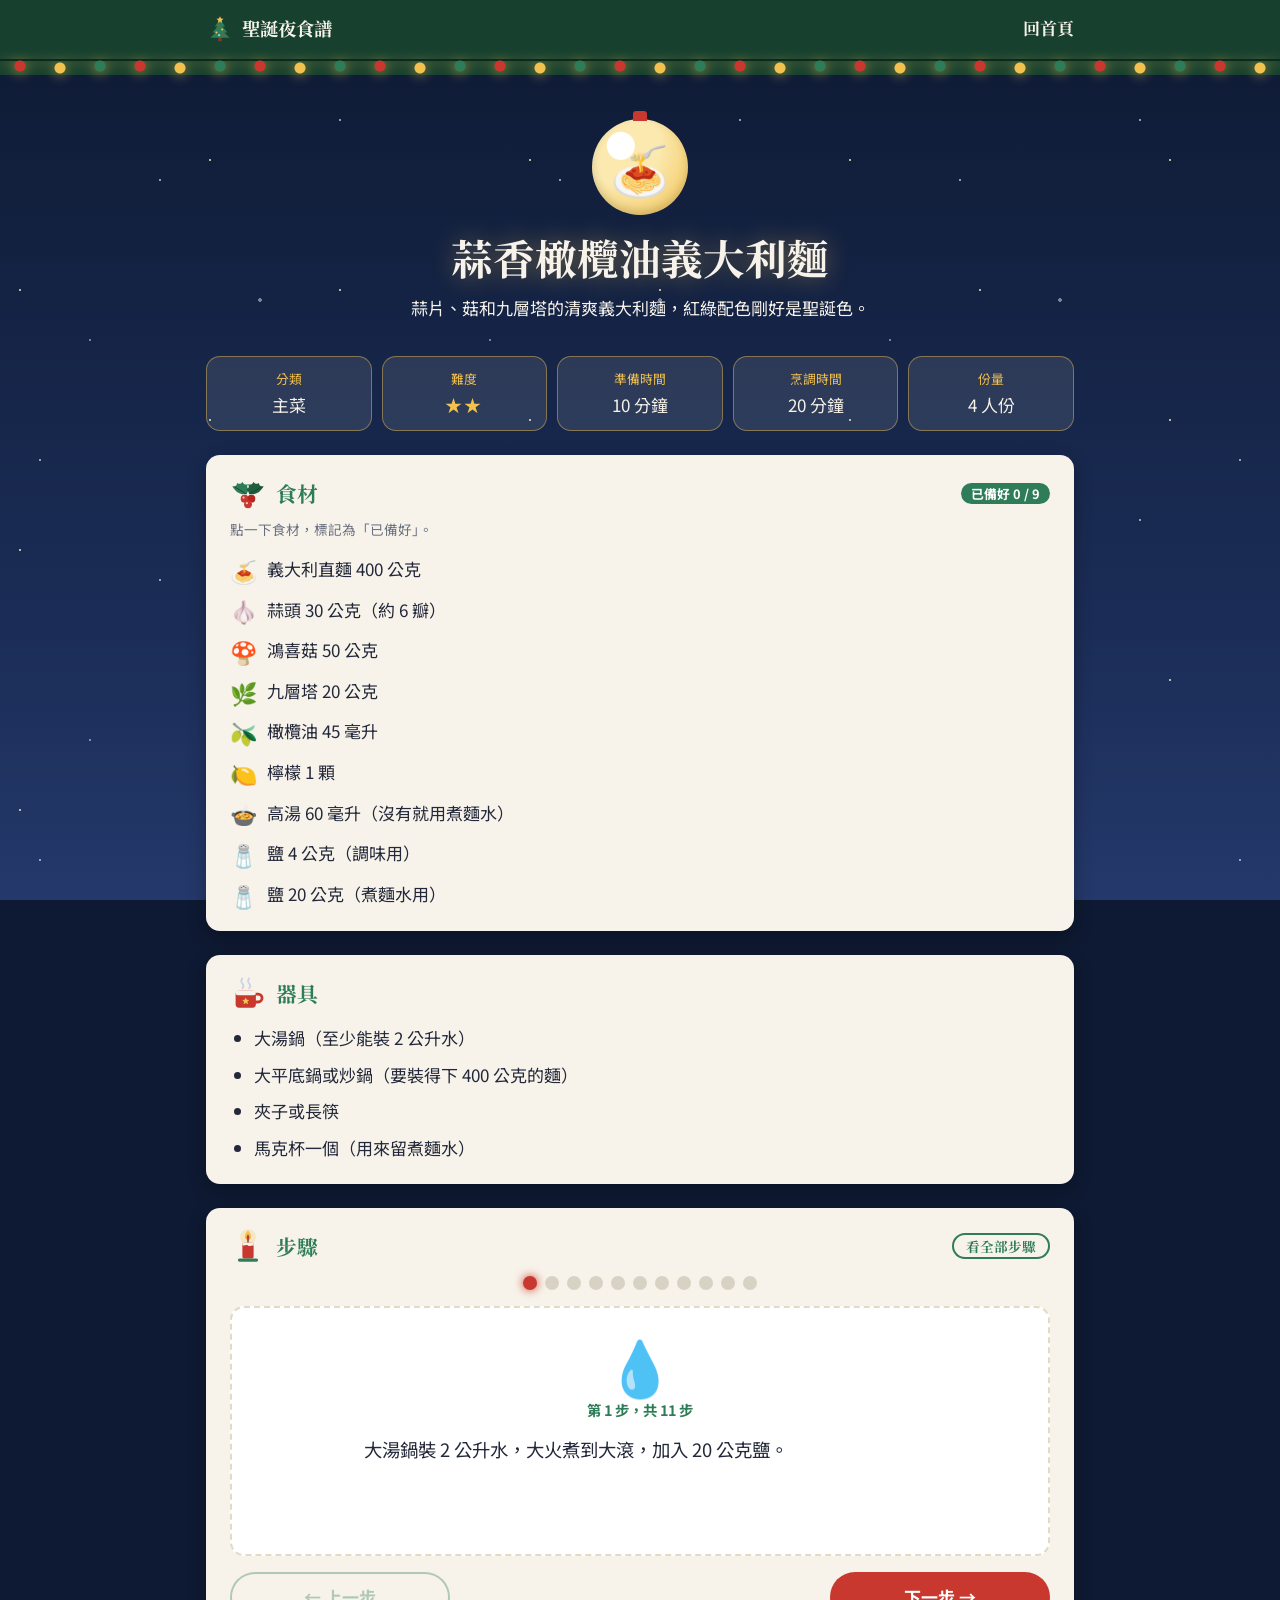
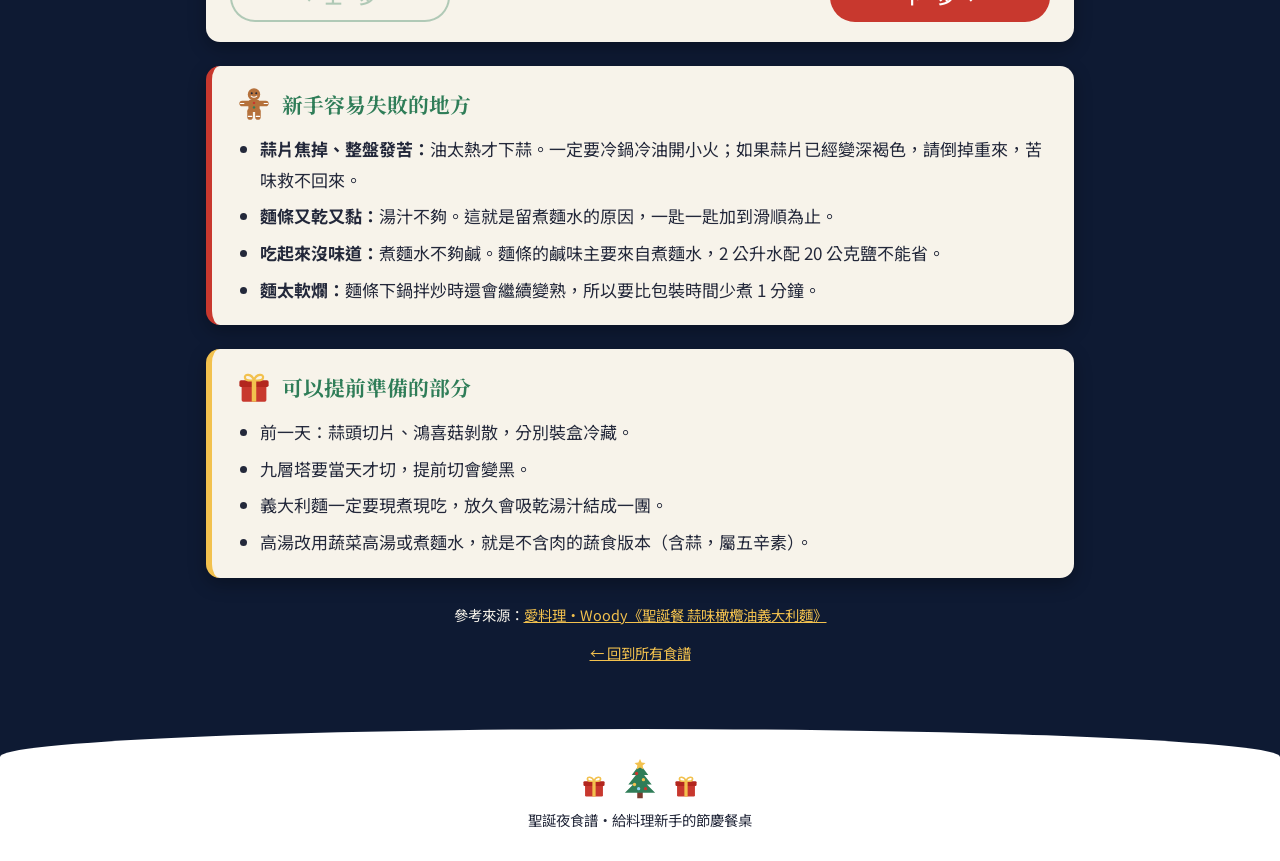
<file: recipes/garlic-olive-oil-pasta.html>
<!DOCTYPE html>
<html lang="zh-Hant">
<head>
  <meta charset="UTF-8">
  <meta name="viewport" content="width=device-width, initial-scale=1">
  <title>蒜香橄欖油義大利麵｜聖誕夜食譜</title>
  <link rel="preconnect" href="https://fonts.googleapis.com">
  <link href="https://fonts.googleapis.com/css2?family=Noto+Sans+TC:wght@400;700&family=Noto+Serif+TC:wght@700&display=swap" rel="stylesheet">
  <link rel="stylesheet" href="../assets/style.css">
</head>
<body>
  <header class="site-header">
    <div class="wrap">
      <a class="brand" href="../index.html">聖誕夜食譜</a>
      <a href="../index.html">回首頁</a>
    </div>
    <div class="lights"></div>
  </header>

  <main class="wrap">
    <section class="recipe-head">
      <div class="ornament">🍝</div>
      <h1>蒜香橄欖油義大利麵</h1>
      <p>蒜片、菇和九層塔的清爽義大利麵，紅綠配色剛好是聖誕色。</p>
    </section>

    <ul class="info">
      <li><span>分類</span>主菜</li>
      <li><span>難度</span><b class="stars">★★</b></li>
      <li><span>準備時間</span>10 分鐘</li>
      <li><span>烹調時間</span>20 分鐘</li>
      <li><span>份量</span>4 人份</li>
    </ul>

    <section class="block ingredients">
      <h2>食材</h2>
      <ul>
        <li data-icon="🍝">義大利直麵 400 公克</li>
        <li data-icon="🧄">蒜頭 30 公克（約 6 瓣）</li>
        <li data-icon="🍄">鴻喜菇 50 公克</li>
        <li data-icon="🌿">九層塔 20 公克</li>
        <li data-icon="🫒">橄欖油 45 毫升</li>
        <li data-icon="🍋">檸檬 1 顆</li>
        <li data-icon="🍲">高湯 60 毫升（沒有就用煮麵水）</li>
        <li data-icon="🧂">鹽 4 公克（調味用）</li>
        <li data-icon="🧂">鹽 20 公克（煮麵水用）</li>
      </ul>
    </section>

    <section class="block tools">
      <h2>器具</h2>
      <ul>
        <li>大湯鍋（至少能裝 2 公升水）</li>
        <li>大平底鍋或炒鍋（要裝得下 400 公克的麵）</li>
        <li>夾子或長筷</li>
        <li>馬克杯一個（用來留煮麵水）</li>
      </ul>
    </section>

    <section class="block steps">
      <h2>步驟</h2>
      <ol>
        <li data-icon="💧">大湯鍋裝 2 公升水，大火煮到大滾，加入 20 公克鹽。</li>
        <li data-icon="🍝" data-timer="480">放入義大利麵，照包裝標示的時間少煮 1 分鐘（一般約 8 分鐘），中途攪拌兩三次避免黏在一起。</li>
        <li data-icon="🔪">煮麵的同時備料：蒜頭切薄片，九層塔摘葉切絲，鴻喜菇切掉根部剝散。</li>
        <li data-icon="🍋">檸檬對半切，一半切薄片裝飾用，另一半擠出約 15 毫升的汁。</li>
        <li data-icon="🧄" data-timer="180">平底鍋還沒開火時先放入橄欖油和蒜片，再開小火慢慢煸約 3 分鐘，蒜片邊緣變成淡金黃色就好。</li>
        <li data-icon="🍄" data-timer="120">放入鴻喜菇，轉中火炒 2 分鐘到變軟，加入 4 公克鹽拌勻。</li>
        <li data-icon="☕">麵煮好前，先用馬克杯舀起一杯煮麵水留著，再把麵撈起瀝乾。</li>
        <li data-icon="🍳" data-timer="60">把麵放進平底鍋，倒入高湯，中火拌炒 1 分鐘，直到湯汁變濃、均勻裹在麵條上。</li>
        <li data-icon="🌿">關火，加入九層塔絲和檸檬汁，用夾子拌勻。</li>
        <li data-icon="👅">試吃一根麵條：太乾就加一匙煮麵水，太淡就再加一小撮鹽。</li>
        <li data-icon="🍽️">盛盤，放上檸檬片裝飾，趁熱上桌。</li>
      </ol>
    </section>

    <section class="block warn">
      <h2>新手容易失敗的地方</h2>
      <ul>
        <li><b>蒜片焦掉、整盤發苦：</b>油太熱才下蒜。一定要冷鍋冷油開小火；如果蒜片已經變深褐色，請倒掉重來，苦味救不回來。</li>
        <li><b>麵條又乾又黏：</b>湯汁不夠。這就是留煮麵水的原因，一匙一匙加到滑順為止。</li>
        <li><b>吃起來沒味道：</b>煮麵水不夠鹹。麵條的鹹味主要來自煮麵水，2 公升水配 20 公克鹽不能省。</li>
        <li><b>麵太軟爛：</b>麵條下鍋拌炒時還會繼續變熟，所以要比包裝時間少煮 1 分鐘。</li>
      </ul>
    </section>

    <section class="block tip">
      <h2>可以提前準備的部分</h2>
      <ul>
        <li>前一天：蒜頭切片、鴻喜菇剝散，分別裝盒冷藏。</li>
        <li>九層塔要當天才切，提前切會變黑。</li>
        <li>義大利麵一定要現煮現吃，放久會吸乾湯汁結成一團。</li>
        <li>高湯改用蔬菜高湯或煮麵水，就是不含肉的蔬食版本（含蒜，屬五辛素）。</li>
      </ul>
    </section>

    <p class="source">
      參考來源：<a href="https://icook.tw/recipes/319434" target="_blank" rel="noopener">愛料理・Woody《聖誕餐 蒜味橄欖油義大利麵》</a><br>
      <a class="back" href="../index.html">← 回到所有食譜</a>
    </p>
  </main>

  <footer class="site-footer">
    <div class="wrap">聖誕夜食譜・給料理新手的節慶餐桌</div>
  </footer>
  <script src="../assets/recipe.js"></script>
</body>
</html>
</file>
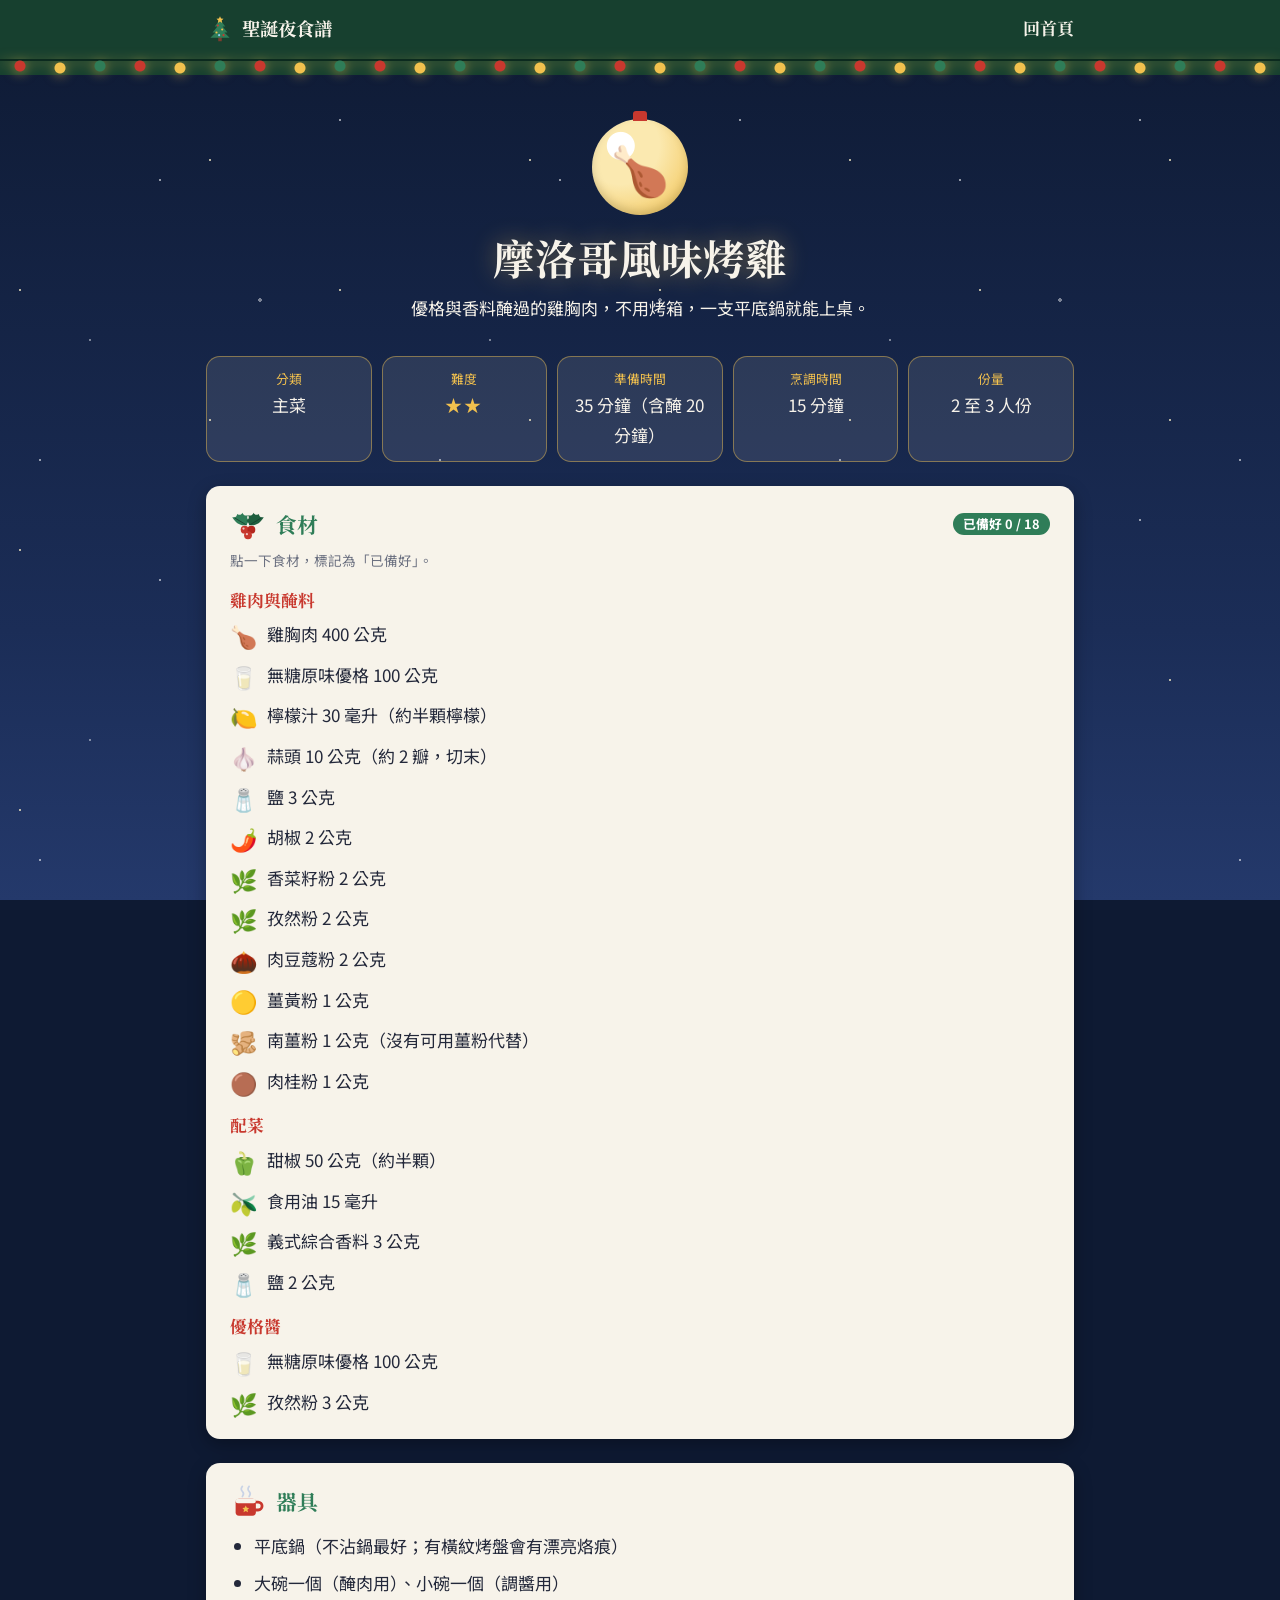
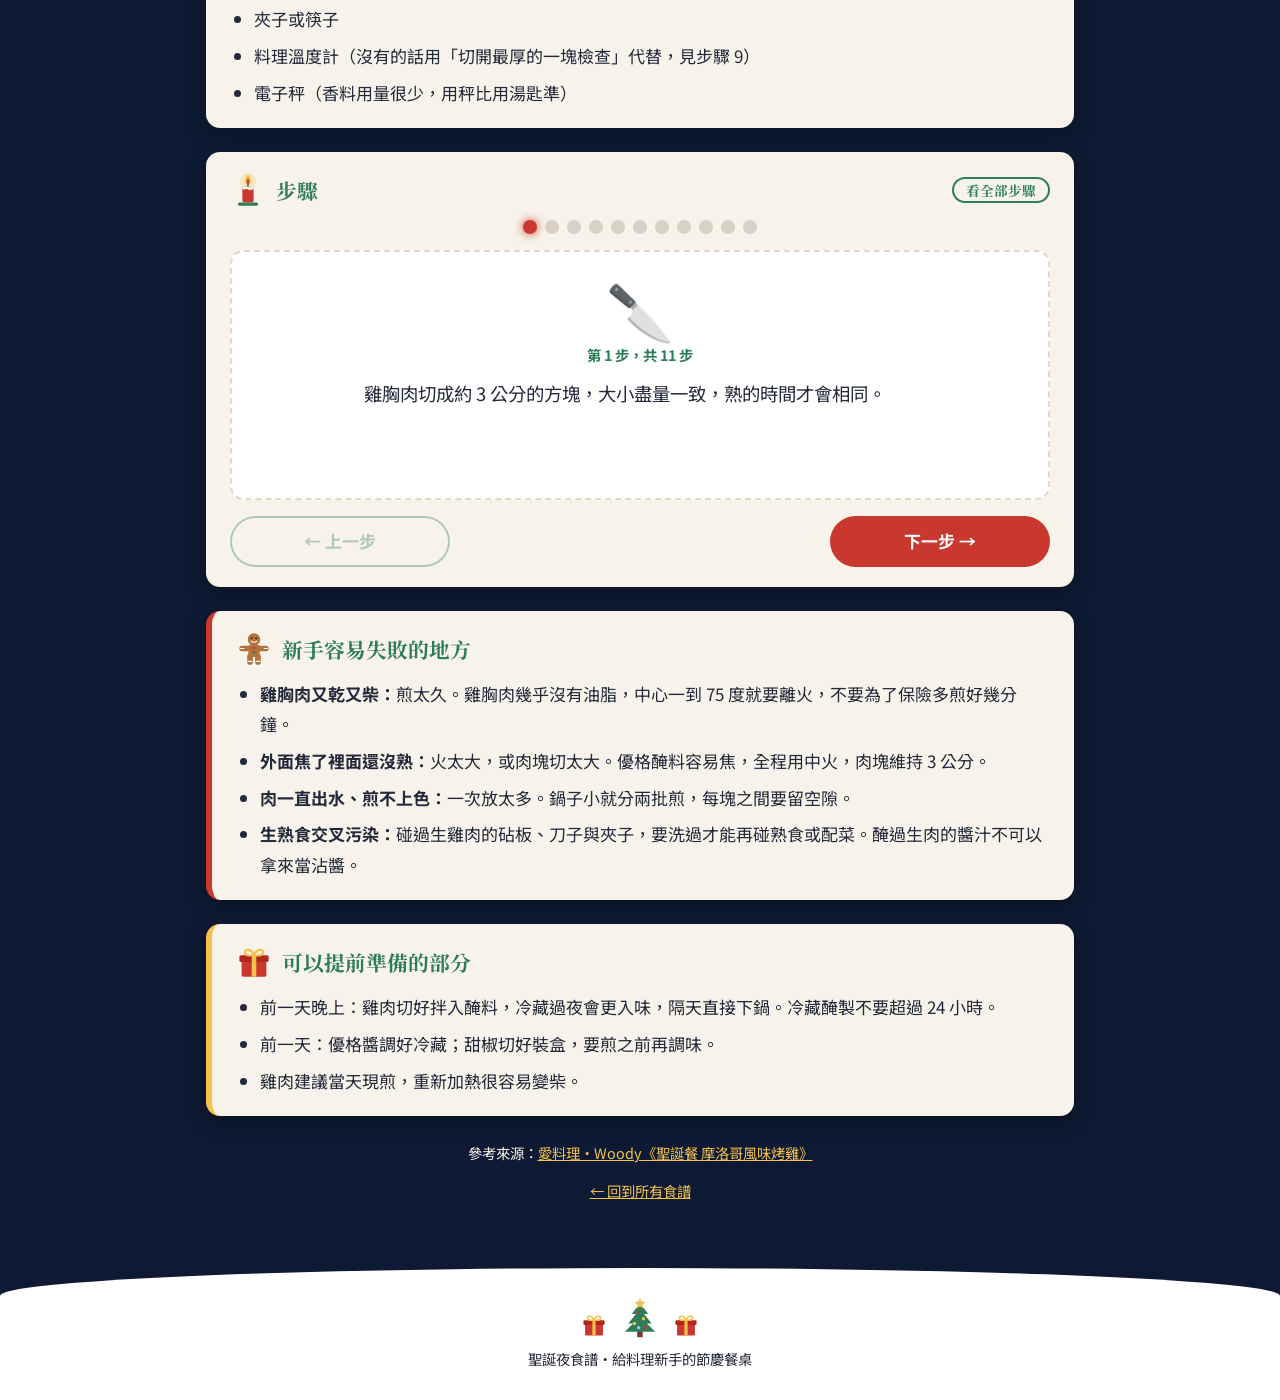
<file: recipes/moroccan-spiced-chicken.html>
<!DOCTYPE html>
<html lang="zh-Hant">
<head>
  <meta charset="UTF-8">
  <meta name="viewport" content="width=device-width, initial-scale=1">
  <title>摩洛哥風味烤雞｜聖誕夜食譜</title>
  <link rel="preconnect" href="https://fonts.googleapis.com">
  <link href="https://fonts.googleapis.com/css2?family=Noto+Sans+TC:wght@400;700&family=Noto+Serif+TC:wght@700&display=swap" rel="stylesheet">
  <link rel="stylesheet" href="../assets/style.css">
</head>
<body>
  <header class="site-header">
    <div class="wrap">
      <a class="brand" href="../index.html">聖誕夜食譜</a>
      <a href="../index.html">回首頁</a>
    </div>
    <div class="lights"></div>
  </header>

  <main class="wrap">
    <section class="recipe-head">
      <div class="ornament">🍗</div>
      <h1>摩洛哥風味烤雞</h1>
      <p>優格與香料醃過的雞胸肉，不用烤箱，一支平底鍋就能上桌。</p>
    </section>

    <ul class="info">
      <li><span>分類</span>主菜</li>
      <li><span>難度</span><b class="stars">★★</b></li>
      <li><span>準備時間</span>35 分鐘（含醃 20 分鐘）</li>
      <li><span>烹調時間</span>15 分鐘</li>
      <li><span>份量</span>2 至 3 人份</li>
    </ul>

    <section class="block ingredients">
      <h2>食材</h2>
      <h3>雞肉與醃料</h3>
      <ul>
        <li data-icon="🍗">雞胸肉 400 公克</li>
        <li data-icon="🥛">無糖原味優格 100 公克</li>
        <li data-icon="🍋">檸檬汁 30 毫升（約半顆檸檬）</li>
        <li data-icon="🧄">蒜頭 10 公克（約 2 瓣，切末）</li>
        <li data-icon="🧂">鹽 3 公克</li>
        <li data-icon="🌶️">胡椒 2 公克</li>
        <li data-icon="🌿">香菜籽粉 2 公克</li>
        <li data-icon="🌿">孜然粉 2 公克</li>
        <li data-icon="🌰">肉豆蔻粉 2 公克</li>
        <li data-icon="🟡">薑黃粉 1 公克</li>
        <li data-icon="🫚">南薑粉 1 公克（沒有可用薑粉代替）</li>
        <li data-icon="🟤">肉桂粉 1 公克</li>
      </ul>
      <h3>配菜</h3>
      <ul>
        <li data-icon="🫑">甜椒 50 公克（約半顆）</li>
        <li data-icon="🫒">食用油 15 毫升</li>
        <li data-icon="🌿">義式綜合香料 3 公克</li>
        <li data-icon="🧂">鹽 2 公克</li>
      </ul>
      <h3>優格醬</h3>
      <ul>
        <li data-icon="🥛">無糖原味優格 100 公克</li>
        <li data-icon="🌿">孜然粉 3 公克</li>
      </ul>
    </section>

    <section class="block tools">
      <h2>器具</h2>
      <ul>
        <li>平底鍋（不沾鍋最好；有橫紋烤盤會有漂亮烙痕）</li>
        <li>大碗一個（醃肉用）、小碗一個（調醬用）</li>
        <li>夾子或筷子</li>
        <li>料理溫度計（沒有的話用「切開最厚的一塊檢查」代替，見步驟 9）</li>
        <li>電子秤（香料用量很少，用秤比用湯匙準）</li>
      </ul>
    </section>

    <section class="block steps">
      <h2>步驟</h2>
      <ol>
        <li data-icon="🔪">雞胸肉切成約 3 公分的方塊，大小盡量一致，熟的時間才會相同。</li>
        <li data-icon="🥣">在大碗中放入蒜末、鹽、胡椒、香菜籽粉、孜然粉 2 公克、肉豆蔻粉、薑黃粉、南薑粉、肉桂粉、檸檬汁與優格 100 公克，攪拌均勻。</li>
        <li data-icon="❄️" data-timer="1200">放入雞肉，拌到每一塊都裹上醃料，蓋好放冰箱冷藏醃 20 分鐘。</li>
        <li data-icon="🫑">等待時處理配菜：甜椒去籽，切成不規則的一口大小，淋上一半的油（約 7 毫升），撒鹽 2 公克與義式香料拌勻。</li>
        <li data-icon="🥛">調優格醬：小碗中放入優格 100 公克與孜然粉 3 公克，拌勻後冷藏備用。</li>
        <li data-icon="🍳" data-timer="240">平底鍋開中火熱 1 分鐘，放入甜椒，每面煎約 2 分鐘，邊緣出現焦色就夾起來。</li>
        <li data-icon="🍗">同一支鍋倒入剩下的油，維持中火。把雞肉上多餘的醃料稍微刮掉，一塊一塊放入鍋中，彼此不要重疊。</li>
        <li data-icon="🔥" data-timer="210">不要翻動，煎 3 至 4 分鐘到底面金黃；翻面後再煎 3 至 4 分鐘（計時器可以按兩次）。</li>
        <li data-icon="🌡️"><b>確認熟度：</b>溫度計插入最厚一塊的中心，達到攝氏 75 度才算熟。沒有溫度計就把最厚的一塊切開，裡面必須全白、沒有粉紅色，流出的肉汁是透明的。</li>
        <li data-icon="⏳" data-timer="120">熄火，讓雞肉在鍋中靜置 2 分鐘，肉汁才不會一切就流光。</li>
        <li data-icon="🍽️">盛盤：放上雞肉與甜椒，旁邊放一匙優格醬。</li>
      </ol>
    </section>

    <section class="block warn">
      <h2>新手容易失敗的地方</h2>
      <ul>
        <li><b>雞胸肉又乾又柴：</b>煎太久。雞胸肉幾乎沒有油脂，中心一到 75 度就要離火，不要為了保險多煎好幾分鐘。</li>
        <li><b>外面焦了裡面還沒熟：</b>火太大，或肉塊切太大。優格醃料容易焦，全程用中火，肉塊維持 3 公分。</li>
        <li><b>肉一直出水、煎不上色：</b>一次放太多。鍋子小就分兩批煎，每塊之間要留空隙。</li>
        <li><b>生熟食交叉污染：</b>碰過生雞肉的砧板、刀子與夾子，要洗過才能再碰熟食或配菜。醃過生肉的醬汁不可以拿來當沾醬。</li>
      </ul>
    </section>

    <section class="block tip">
      <h2>可以提前準備的部分</h2>
      <ul>
        <li>前一天晚上：雞肉切好拌入醃料，冷藏過夜會更入味，隔天直接下鍋。冷藏醃製不要超過 24 小時。</li>
        <li>前一天：優格醬調好冷藏；甜椒切好裝盒，要煎之前再調味。</li>
        <li>雞肉建議當天現煎，重新加熱很容易變柴。</li>
      </ul>
    </section>

    <p class="source">
      參考來源：<a href="https://icook.tw/recipes/319354" target="_blank" rel="noopener">愛料理・Woody《聖誕餐 摩洛哥風味烤雞》</a><br>
      <a class="back" href="../index.html">← 回到所有食譜</a>
    </p>
  </main>

  <footer class="site-footer">
    <div class="wrap">聖誕夜食譜・給料理新手的節慶餐桌</div>
  </footer>
  <script src="../assets/recipe.js"></script>
</body>
</html>
</file>
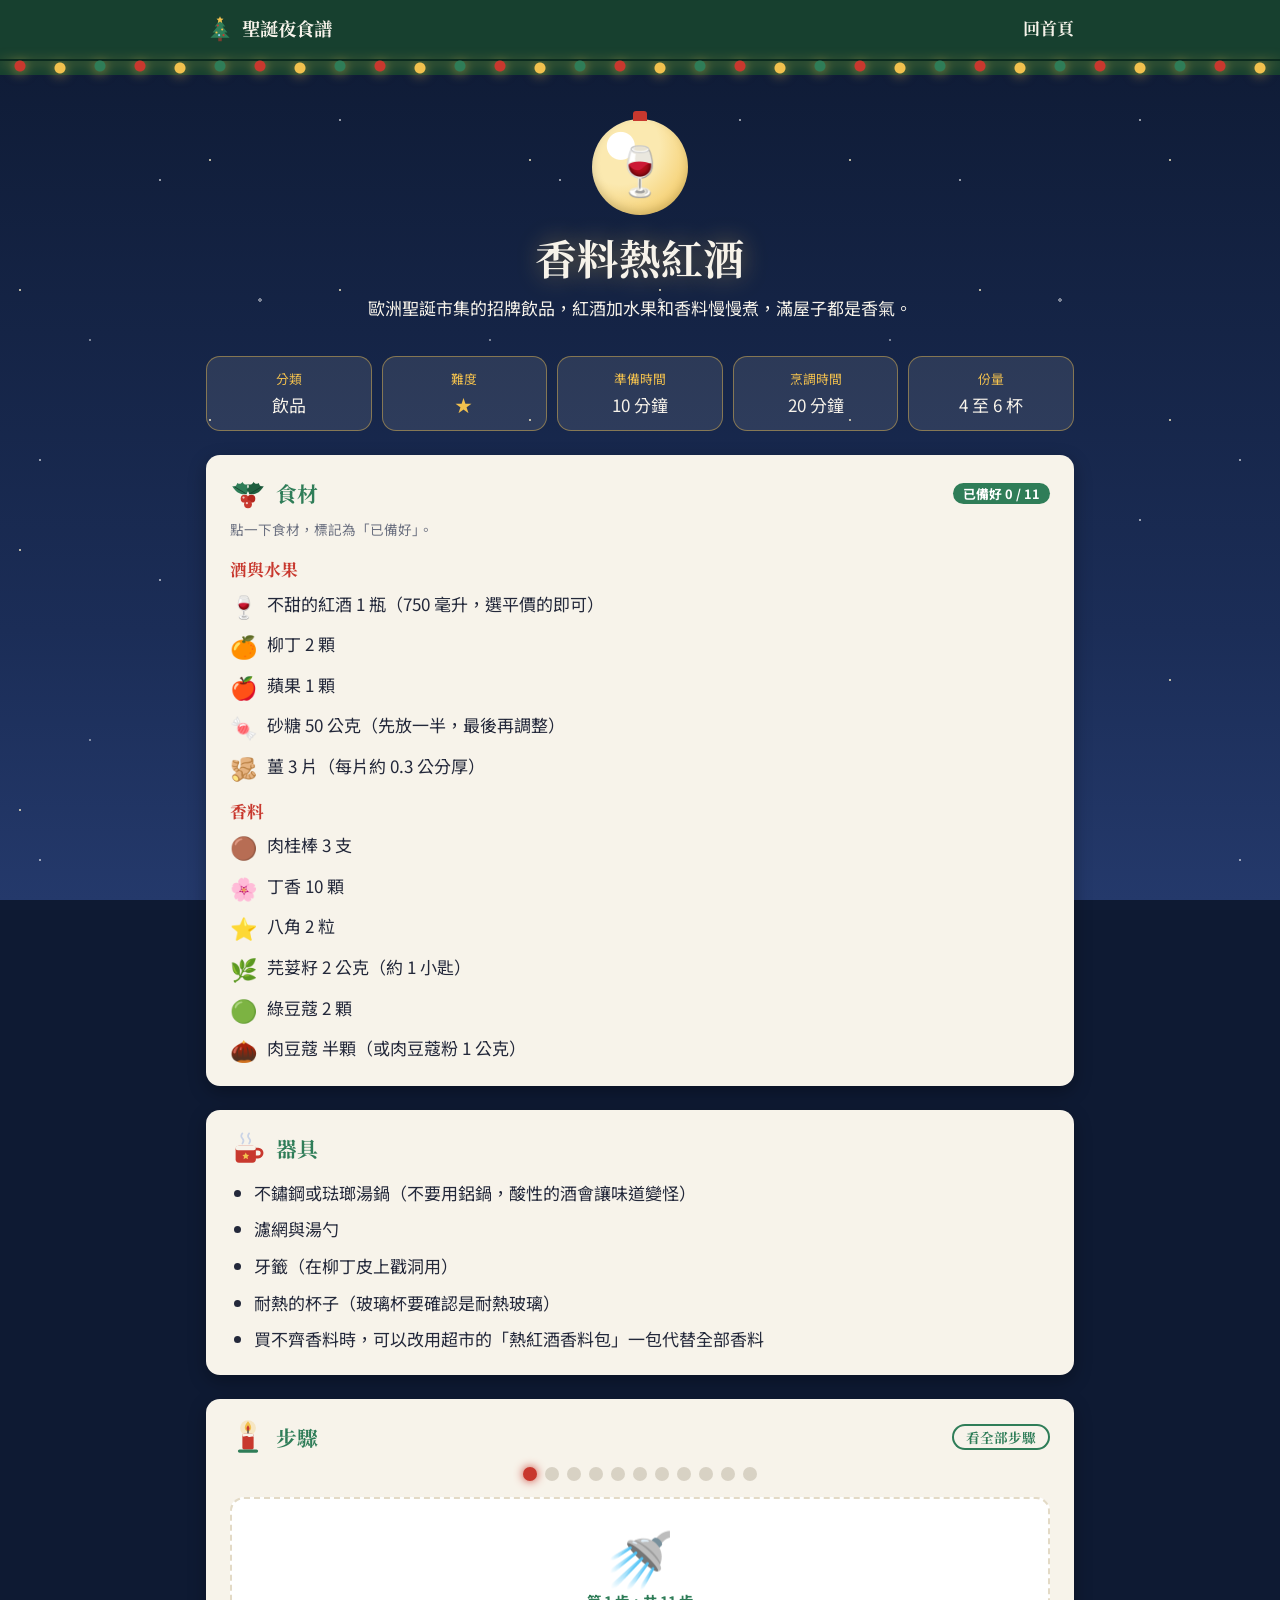
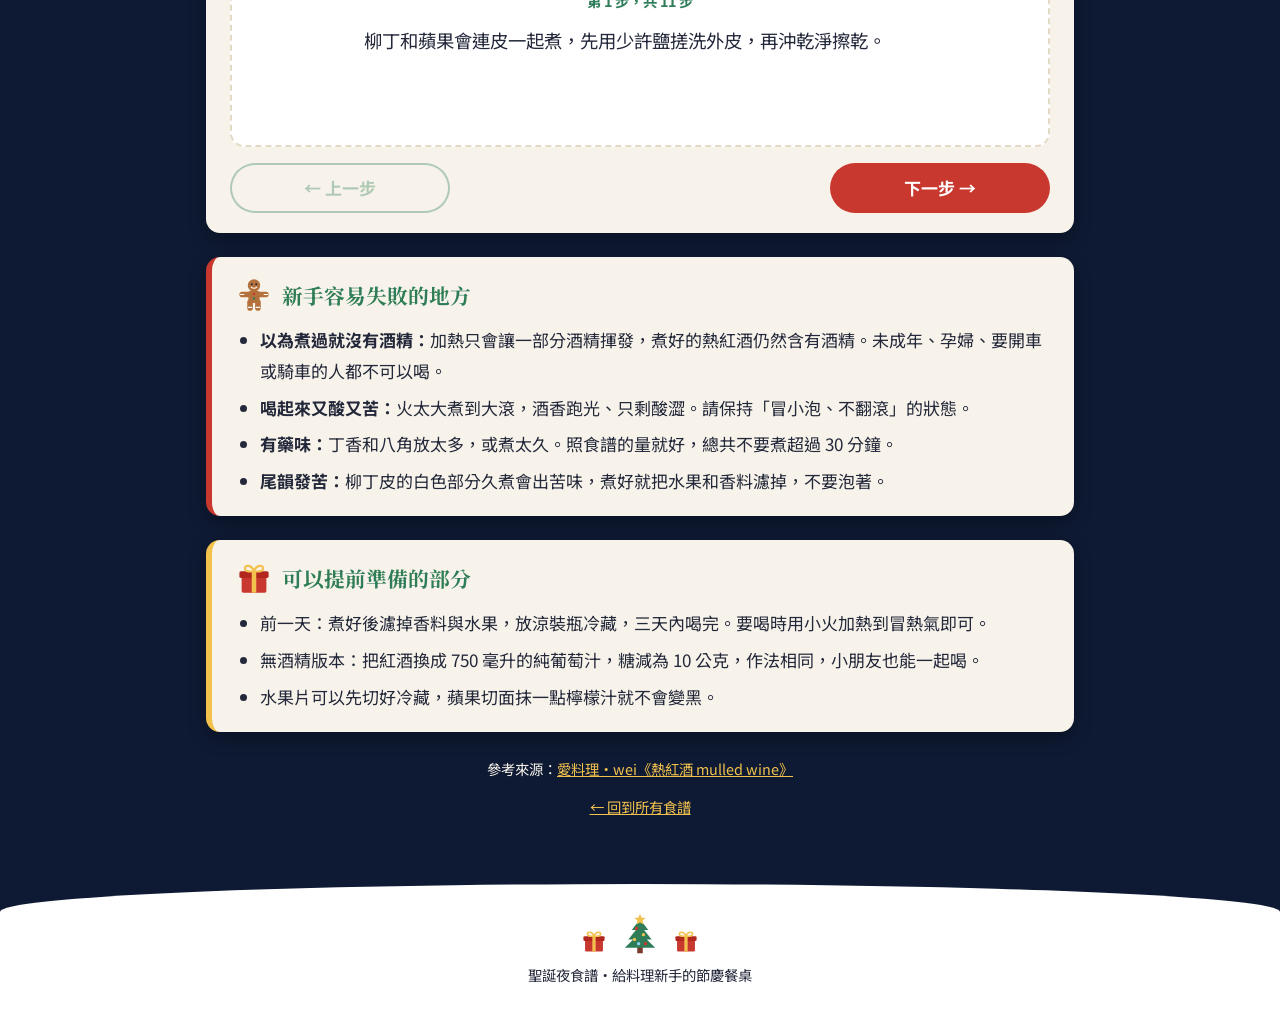
<file: recipes/mulled-wine.html>
<!DOCTYPE html>
<html lang="zh-Hant">
<head>
  <meta charset="UTF-8">
  <meta name="viewport" content="width=device-width, initial-scale=1">
  <title>香料熱紅酒｜聖誕夜食譜</title>
  <link rel="preconnect" href="https://fonts.googleapis.com">
  <link href="https://fonts.googleapis.com/css2?family=Noto+Sans+TC:wght@400;700&family=Noto+Serif+TC:wght@700&display=swap" rel="stylesheet">
  <link rel="stylesheet" href="../assets/style.css">
</head>
<body>
  <header class="site-header">
    <div class="wrap">
      <a class="brand" href="../index.html">聖誕夜食譜</a>
      <a href="../index.html">回首頁</a>
    </div>
    <div class="lights"></div>
  </header>

  <main class="wrap">
    <section class="recipe-head">
      <div class="ornament">🍷</div>
      <h1>香料熱紅酒</h1>
      <p>歐洲聖誕市集的招牌飲品，紅酒加水果和香料慢慢煮，滿屋子都是香氣。</p>
    </section>

    <ul class="info">
      <li><span>分類</span>飲品</li>
      <li><span>難度</span><b class="stars">★</b></li>
      <li><span>準備時間</span>10 分鐘</li>
      <li><span>烹調時間</span>20 分鐘</li>
      <li><span>份量</span>4 至 6 杯</li>
    </ul>

    <section class="block ingredients">
      <h2>食材</h2>
      <h3>酒與水果</h3>
      <ul>
        <li data-icon="🍷">不甜的紅酒 1 瓶（750 毫升，選平價的即可）</li>
        <li data-icon="🍊">柳丁 2 顆</li>
        <li data-icon="🍎">蘋果 1 顆</li>
        <li data-icon="🍬">砂糖 50 公克（先放一半，最後再調整）</li>
        <li data-icon="🫚">薑 3 片（每片約 0.3 公分厚）</li>
      </ul>
      <h3>香料</h3>
      <ul>
        <li data-icon="🟤">肉桂棒 3 支</li>
        <li data-icon="🌸">丁香 10 顆</li>
        <li data-icon="⭐">八角 2 粒</li>
        <li data-icon="🌿">芫荽籽 2 公克（約 1 小匙）</li>
        <li data-icon="🟢">綠豆蔻 2 顆</li>
        <li data-icon="🌰">肉豆蔻 半顆（或肉豆蔻粉 1 公克）</li>
      </ul>
    </section>

    <section class="block tools">
      <h2>器具</h2>
      <ul>
        <li>不鏽鋼或琺瑯湯鍋（不要用鋁鍋，酸性的酒會讓味道變怪）</li>
        <li>濾網與湯勺</li>
        <li>牙籤（在柳丁皮上戳洞用）</li>
        <li>耐熱的杯子（玻璃杯要確認是耐熱玻璃）</li>
        <li>買不齊香料時，可以改用超市的「熱紅酒香料包」一包代替全部香料</li>
      </ul>
    </section>

    <section class="block steps">
      <h2>步驟</h2>
      <ol>
        <li data-icon="🚿">柳丁和蘋果會連皮一起煮，先用少許鹽搓洗外皮，再沖乾淨擦乾。</li>
        <li data-icon="🍊">拿一顆柳丁，用牙籤在皮上戳 10 個小洞，把丁香一顆一顆插進去。</li>
        <li data-icon="🔪">另一顆柳丁和蘋果切成約 0.5 公分的薄片，蘋果的籽要去掉。</li>
        <li data-icon="🔨">肉豆蔻用刀背敲碎；綠豆蔻用刀面壓裂，香味才會出來。</li>
        <li data-icon="🍲">把水果片、插了丁香的柳丁、薑片、所有香料和 25 公克糖放進鍋中。</li>
        <li data-icon="🍷">倒入整瓶紅酒。</li>
        <li data-icon="🔥">開中小火加熱，看到鍋邊冒出小泡泡、表面有熱氣就立刻轉成最小火。全程不要煮到大滾。</li>
        <li data-icon="♨️" data-timer="900">維持最小火煮 15 分鐘，讓水果和香料的味道釋放出來。</li>
        <li data-icon="👅">用湯匙舀一點吹涼試喝，不夠甜就把剩下的糖分次加入、攪到融化。</li>
        <li data-icon="☕">關火，用濾網濾掉香料，把熱紅酒舀進杯子。</li>
        <li data-icon="🎄">每杯放一片柳丁和一支肉桂棒裝飾，趁熱喝。</li>
      </ol>
    </section>

    <section class="block warn">
      <h2>新手容易失敗的地方</h2>
      <ul>
        <li><b>以為煮過就沒有酒精：</b>加熱只會讓一部分酒精揮發，煮好的熱紅酒仍然含有酒精。未成年、孕婦、要開車或騎車的人都不可以喝。</li>
        <li><b>喝起來又酸又苦：</b>火太大煮到大滾，酒香跑光、只剩酸澀。請保持「冒小泡、不翻滾」的狀態。</li>
        <li><b>有藥味：</b>丁香和八角放太多，或煮太久。照食譜的量就好，總共不要煮超過 30 分鐘。</li>
        <li><b>尾韻發苦：</b>柳丁皮的白色部分久煮會出苦味，煮好就把水果和香料濾掉，不要泡著。</li>
      </ul>
    </section>

    <section class="block tip">
      <h2>可以提前準備的部分</h2>
      <ul>
        <li>前一天：煮好後濾掉香料與水果，放涼裝瓶冷藏，三天內喝完。要喝時用小火加熱到冒熱氣即可。</li>
        <li>無酒精版本：把紅酒換成 750 毫升的純葡萄汁，糖減為 10 公克，作法相同，小朋友也能一起喝。</li>
        <li>水果片可以先切好冷藏，蘋果切面抹一點檸檬汁就不會變黑。</li>
      </ul>
    </section>

    <p class="source">
      參考來源：<a href="https://icook.tw/recipes/473838" target="_blank" rel="noopener">愛料理・wei《熱紅酒 mulled wine》</a><br>
      <a class="back" href="../index.html">← 回到所有食譜</a>
    </p>
  </main>

  <footer class="site-footer">
    <div class="wrap">聖誕夜食譜・給料理新手的節慶餐桌</div>
  </footer>
  <script src="../assets/recipe.js"></script>
</body>
</html>
</file>
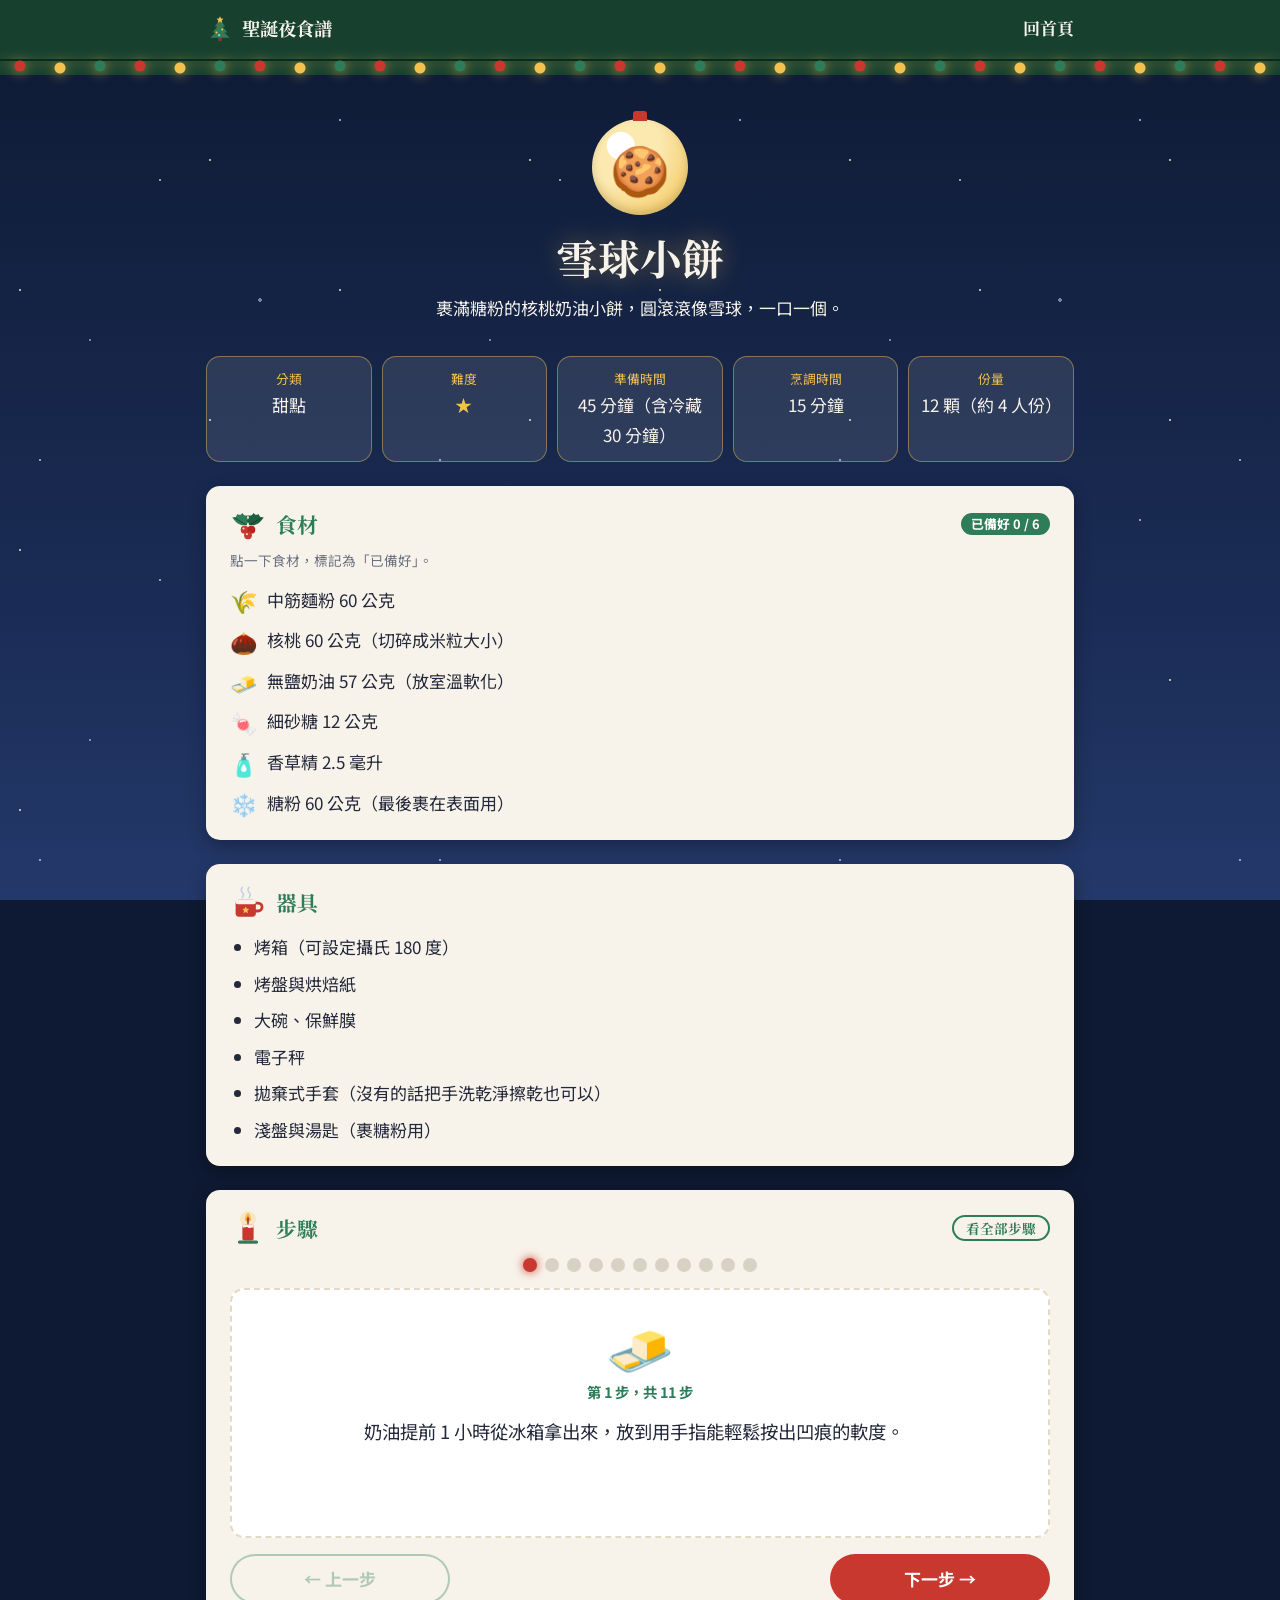
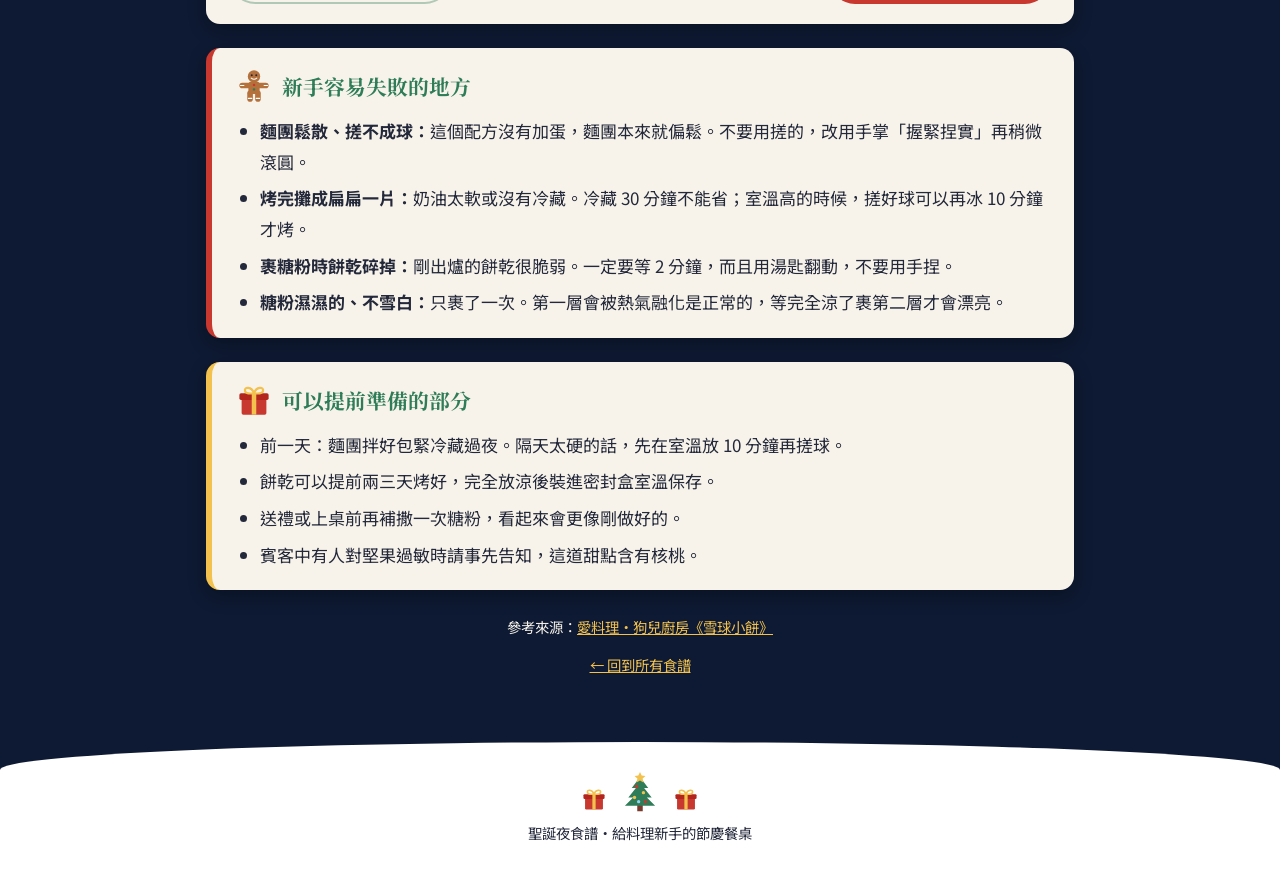
<file: recipes/snowball-cookies.html>
<!DOCTYPE html>
<html lang="zh-Hant">
<head>
  <meta charset="UTF-8">
  <meta name="viewport" content="width=device-width, initial-scale=1">
  <title>雪球小餅｜聖誕夜食譜</title>
  <link rel="preconnect" href="https://fonts.googleapis.com">
  <link href="https://fonts.googleapis.com/css2?family=Noto+Sans+TC:wght@400;700&family=Noto+Serif+TC:wght@700&display=swap" rel="stylesheet">
  <link rel="stylesheet" href="../assets/style.css">
</head>
<body>
  <header class="site-header">
    <div class="wrap">
      <a class="brand" href="../index.html">聖誕夜食譜</a>
      <a href="../index.html">回首頁</a>
    </div>
    <div class="lights"></div>
  </header>

  <main class="wrap">
    <section class="recipe-head">
      <div class="ornament">🍪</div>
      <h1>雪球小餅</h1>
      <p>裹滿糖粉的核桃奶油小餅，圓滾滾像雪球，一口一個。</p>
    </section>

    <ul class="info">
      <li><span>分類</span>甜點</li>
      <li><span>難度</span><b class="stars">★</b></li>
      <li><span>準備時間</span>45 分鐘（含冷藏 30 分鐘）</li>
      <li><span>烹調時間</span>15 分鐘</li>
      <li><span>份量</span>12 顆（約 4 人份）</li>
    </ul>

    <section class="block ingredients">
      <h2>食材</h2>
      <ul>
        <li data-icon="🌾">中筋麵粉 60 公克</li>
        <li data-icon="🌰">核桃 60 公克（切碎成米粒大小）</li>
        <li data-icon="🧈">無鹽奶油 57 公克（放室溫軟化）</li>
        <li data-icon="🍬">細砂糖 12 公克</li>
        <li data-icon="🧴">香草精 2.5 毫升</li>
        <li data-icon="❄️">糖粉 60 公克（最後裹在表面用）</li>
      </ul>
    </section>

    <section class="block tools">
      <h2>器具</h2>
      <ul>
        <li>烤箱（可設定攝氏 180 度）</li>
        <li>烤盤與烘焙紙</li>
        <li>大碗、保鮮膜</li>
        <li>電子秤</li>
        <li>拋棄式手套（沒有的話把手洗乾淨擦乾也可以）</li>
        <li>淺盤與湯匙（裹糖粉用）</li>
      </ul>
    </section>

    <section class="block steps">
      <h2>步驟</h2>
      <ol>
        <li data-icon="🧈">奶油提前 1 小時從冰箱拿出來，放到用手指能輕鬆按出凹痕的軟度。</li>
        <li data-icon="🥣">大碗中放入麵粉、碎核桃、軟化的奶油、細砂糖與香草精。糖粉先不要放。</li>
        <li data-icon="🧤" data-timer="120">戴上手套，用手抓拌到看不見乾粉、能捏成一團為止，大約 2 分鐘。</li>
        <li data-icon="❄️" data-timer="1800">用保鮮膜把麵團包緊，放進冰箱冷藏 30 分鐘，讓奶油變硬比較好塑形。</li>
        <li data-icon="🔥">麵團冷藏到最後 10 分鐘時，把烤箱預熱到攝氏 180 度。</li>
        <li data-icon="⚪">烤盤鋪上烘焙紙。把麵團分成 12 等份，每份搓成直徑約 2.5 公分的小球。</li>
        <li data-icon="📏">把小球排在烤盤上，彼此間隔 3 公分。</li>
        <li data-icon="⏲️" data-timer="900">放入烤箱中層，以攝氏 180 度烤 15 分鐘，底部邊緣呈淺金黃色就可以出爐。</li>
        <li data-icon="🥄" data-timer="120">出爐後在烤盤上放 2 分鐘。把糖粉倒在淺盤裡，用湯匙輕輕把小餅滾上第一層糖粉。</li>
        <li data-icon="⏳" data-timer="1200">放在一旁等到完全不燙手，大約 20 分鐘。</li>
        <li data-icon="☃️">再滾一次糖粉，這次會沾得又白又厚，完成。</li>
      </ol>
    </section>

    <section class="block warn">
      <h2>新手容易失敗的地方</h2>
      <ul>
        <li><b>麵團鬆散、搓不成球：</b>這個配方沒有加蛋，麵團本來就偏鬆。不要用搓的，改用手掌「握緊捏實」再稍微滾圓。</li>
        <li><b>烤完攤成扁扁一片：</b>奶油太軟或沒有冷藏。冷藏 30 分鐘不能省；室溫高的時候，搓好球可以再冰 10 分鐘才烤。</li>
        <li><b>裹糖粉時餅乾碎掉：</b>剛出爐的餅乾很脆弱。一定要等 2 分鐘，而且用湯匙翻動，不要用手捏。</li>
        <li><b>糖粉濕濕的、不雪白：</b>只裹了一次。第一層會被熱氣融化是正常的，等完全涼了裹第二層才會漂亮。</li>
      </ul>
    </section>

    <section class="block tip">
      <h2>可以提前準備的部分</h2>
      <ul>
        <li>前一天：麵團拌好包緊冷藏過夜。隔天太硬的話，先在室溫放 10 分鐘再搓球。</li>
        <li>餅乾可以提前兩三天烤好，完全放涼後裝進密封盒室溫保存。</li>
        <li>送禮或上桌前再補撒一次糖粉，看起來會更像剛做好的。</li>
        <li>賓客中有人對堅果過敏時請事先告知，這道甜點含有核桃。</li>
      </ul>
    </section>

    <p class="source">
      參考來源：<a href="https://icook.tw/recipes/470491" target="_blank" rel="noopener">愛料理・狗兒廚房《雪球小餅》</a><br>
      <a class="back" href="../index.html">← 回到所有食譜</a>
    </p>
  </main>

  <footer class="site-footer">
    <div class="wrap">聖誕夜食譜・給料理新手的節慶餐桌</div>
  </footer>
  <script src="../assets/recipe.js"></script>
</body>
</html>
</file>
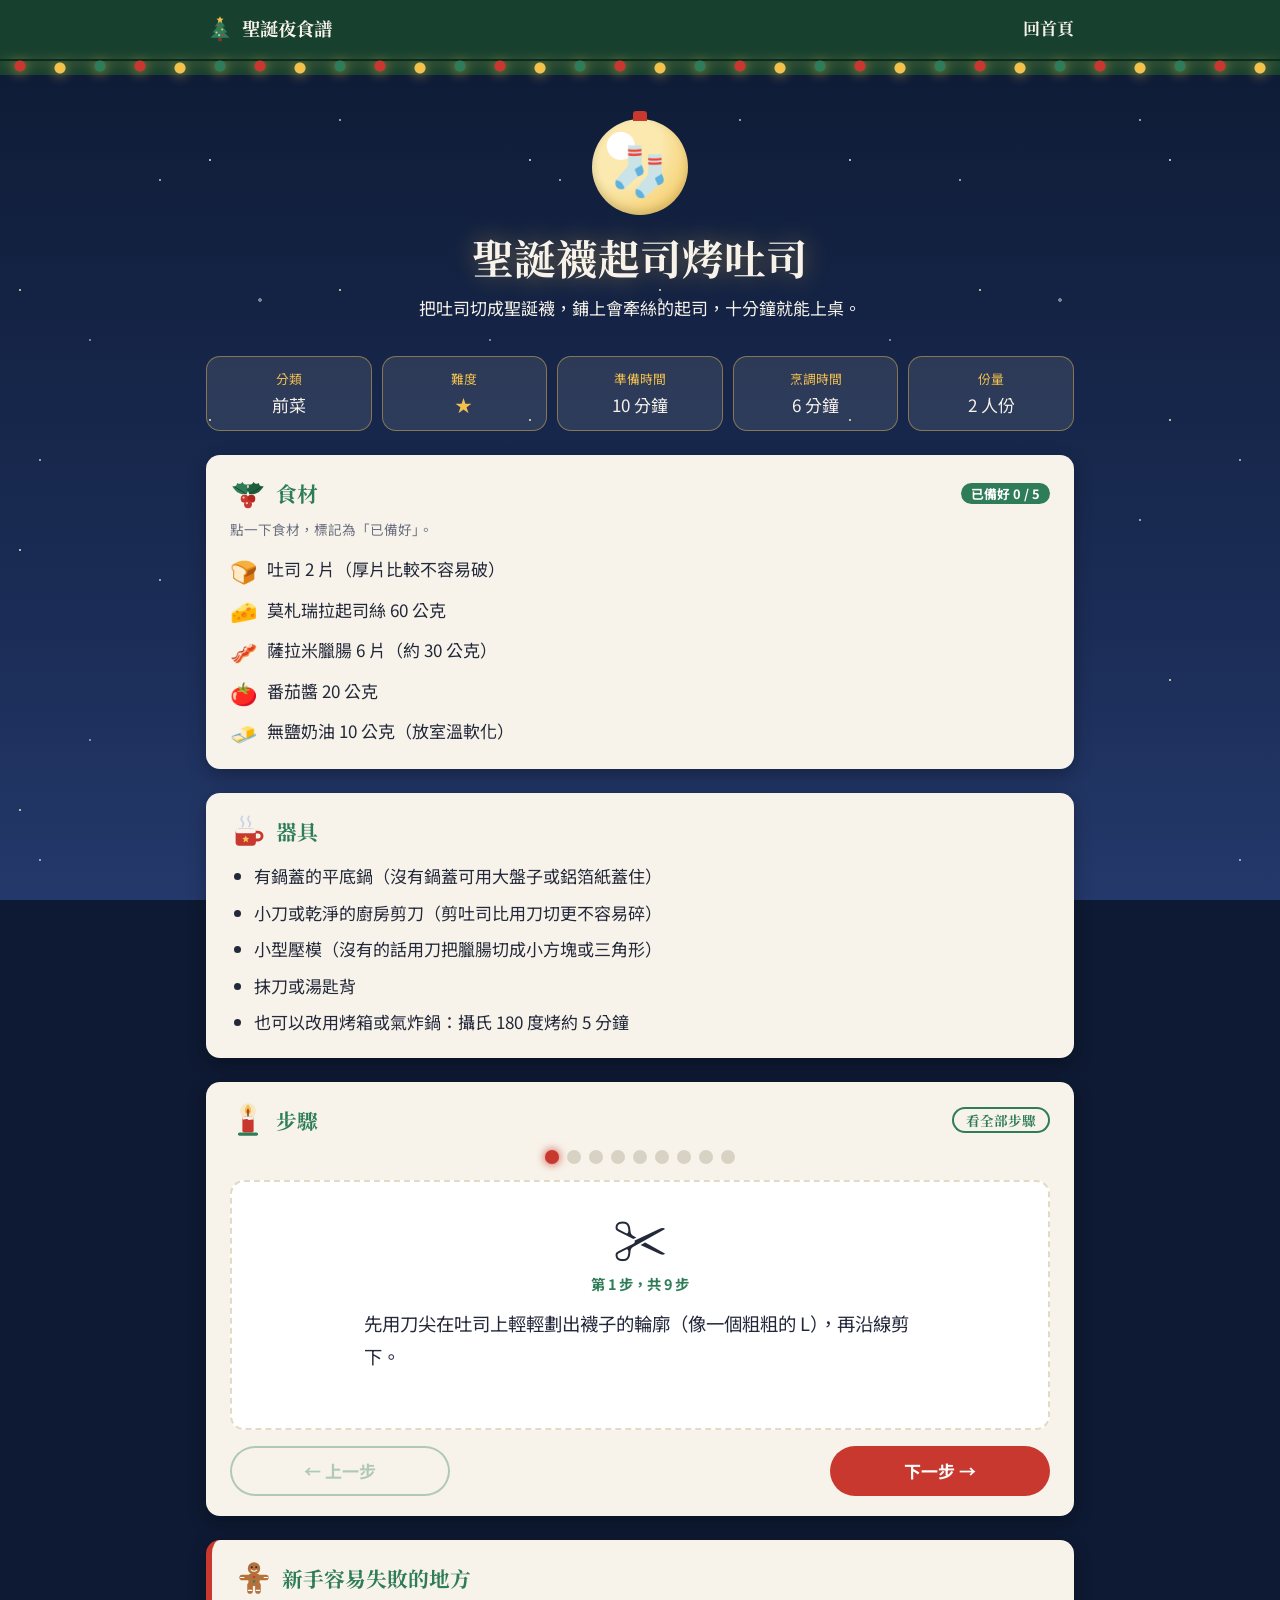
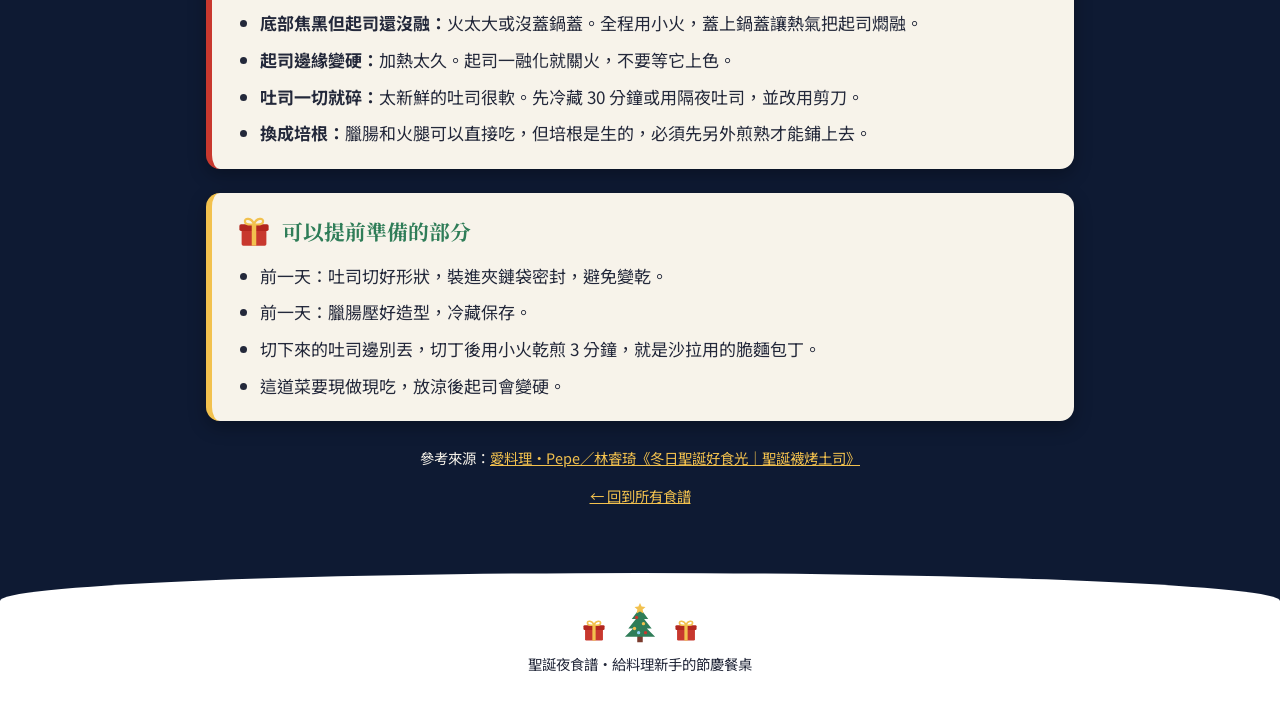
<file: recipes/stocking-toast.html>
<!DOCTYPE html>
<html lang="zh-Hant">
<head>
  <meta charset="UTF-8">
  <meta name="viewport" content="width=device-width, initial-scale=1">
  <title>聖誕襪起司烤吐司｜聖誕夜食譜</title>
  <link rel="preconnect" href="https://fonts.googleapis.com">
  <link href="https://fonts.googleapis.com/css2?family=Noto+Sans+TC:wght@400;700&family=Noto+Serif+TC:wght@700&display=swap" rel="stylesheet">
  <link rel="stylesheet" href="../assets/style.css">
</head>
<body>
  <header class="site-header">
    <div class="wrap">
      <a class="brand" href="../index.html">聖誕夜食譜</a>
      <a href="../index.html">回首頁</a>
    </div>
    <div class="lights"></div>
  </header>

  <main class="wrap">
    <section class="recipe-head">
      <div class="ornament">🧦</div>
      <h1>聖誕襪起司烤吐司</h1>
      <p>把吐司切成聖誕襪，鋪上會牽絲的起司，十分鐘就能上桌。</p>
    </section>

    <ul class="info">
      <li><span>分類</span>前菜</li>
      <li><span>難度</span><b class="stars">★</b></li>
      <li><span>準備時間</span>10 分鐘</li>
      <li><span>烹調時間</span>6 分鐘</li>
      <li><span>份量</span>2 人份</li>
    </ul>

    <section class="block ingredients">
      <h2>食材</h2>
      <ul>
        <li data-icon="🍞">吐司 2 片（厚片比較不容易破）</li>
        <li data-icon="🧀">莫札瑞拉起司絲 60 公克</li>
        <li data-icon="🥓">薩拉米臘腸 6 片（約 30 公克）</li>
        <li data-icon="🍅">番茄醬 20 公克</li>
        <li data-icon="🧈">無鹽奶油 10 公克（放室溫軟化）</li>
      </ul>
    </section>

    <section class="block tools">
      <h2>器具</h2>
      <ul>
        <li>有鍋蓋的平底鍋（沒有鍋蓋可用大盤子或鋁箔紙蓋住）</li>
        <li>小刀或乾淨的廚房剪刀（剪吐司比用刀切更不容易碎）</li>
        <li>小型壓模（沒有的話用刀把臘腸切成小方塊或三角形）</li>
        <li>抹刀或湯匙背</li>
        <li>也可以改用烤箱或氣炸鍋：攝氏 180 度烤約 5 分鐘</li>
      </ul>
    </section>

    <section class="block steps">
      <h2>步驟</h2>
      <ol>
        <li data-icon="✂️">先用刀尖在吐司上輕輕劃出襪子的輪廓（像一個粗粗的 L），再沿線剪下。</li>
        <li data-icon="⭐">用壓模把臘腸壓成星星或圓形；沒有壓模就切成小塊。</li>
        <li data-icon="🧈">在吐司的其中一面均勻抹上薄薄一層奶油。</li>
        <li data-icon="🍳" data-timer="120">平底鍋開小火，把抹奶油的那一面朝下放入，煎約 2 分鐘到金黃色。</li>
        <li data-icon="🔄">翻面，先把鍋子移開爐火，避免底部在鋪料時燒焦。</li>
        <li data-icon="🍅">在朝上的那一面抹上番茄醬，邊緣留 0.5 公分不要抹。</li>
        <li data-icon="🧀">撒上起司絲，再擺上臘腸；襪口的位置可以多放一點起司當白色毛邊。</li>
        <li data-icon="♨️" data-timer="150">鍋子放回爐上，蓋上鍋蓋，小火加熱 2 至 3 分鐘，起司完全融化、開始冒小泡就關火。</li>
        <li data-icon="🍽️">用鍋鏟盛出，放 1 分鐘再吃，剛融化的起司很燙。</li>
      </ol>
    </section>

    <section class="block warn">
      <h2>新手容易失敗的地方</h2>
      <ul>
        <li><b>底部焦黑但起司還沒融：</b>火太大或沒蓋鍋蓋。全程用小火，蓋上鍋蓋讓熱氣把起司燜融。</li>
        <li><b>起司邊緣變硬：</b>加熱太久。起司一融化就關火，不要等它上色。</li>
        <li><b>吐司一切就碎：</b>太新鮮的吐司很軟。先冷藏 30 分鐘或用隔夜吐司，並改用剪刀。</li>
        <li><b>換成培根：</b>臘腸和火腿可以直接吃，但培根是生的，必須先另外煎熟才能鋪上去。</li>
      </ul>
    </section>

    <section class="block tip">
      <h2>可以提前準備的部分</h2>
      <ul>
        <li>前一天：吐司切好形狀，裝進夾鏈袋密封，避免變乾。</li>
        <li>前一天：臘腸壓好造型，冷藏保存。</li>
        <li>切下來的吐司邊別丟，切丁後用小火乾煎 3 分鐘，就是沙拉用的脆麵包丁。</li>
        <li>這道菜要現做現吃，放涼後起司會變硬。</li>
      </ul>
    </section>

    <p class="source">
      參考來源：<a href="https://icook.tw/recipes/484586" target="_blank" rel="noopener">愛料理・Pepe／林睿琦《冬日聖誕好食光｜聖誕襪烤土司》</a><br>
      <a class="back" href="../index.html">← 回到所有食譜</a>
    </p>
  </main>

  <footer class="site-footer">
    <div class="wrap">聖誕夜食譜・給料理新手的節慶餐桌</div>
  </footer>
  <script src="../assets/recipe.js"></script>
</body>
</html>
</file>
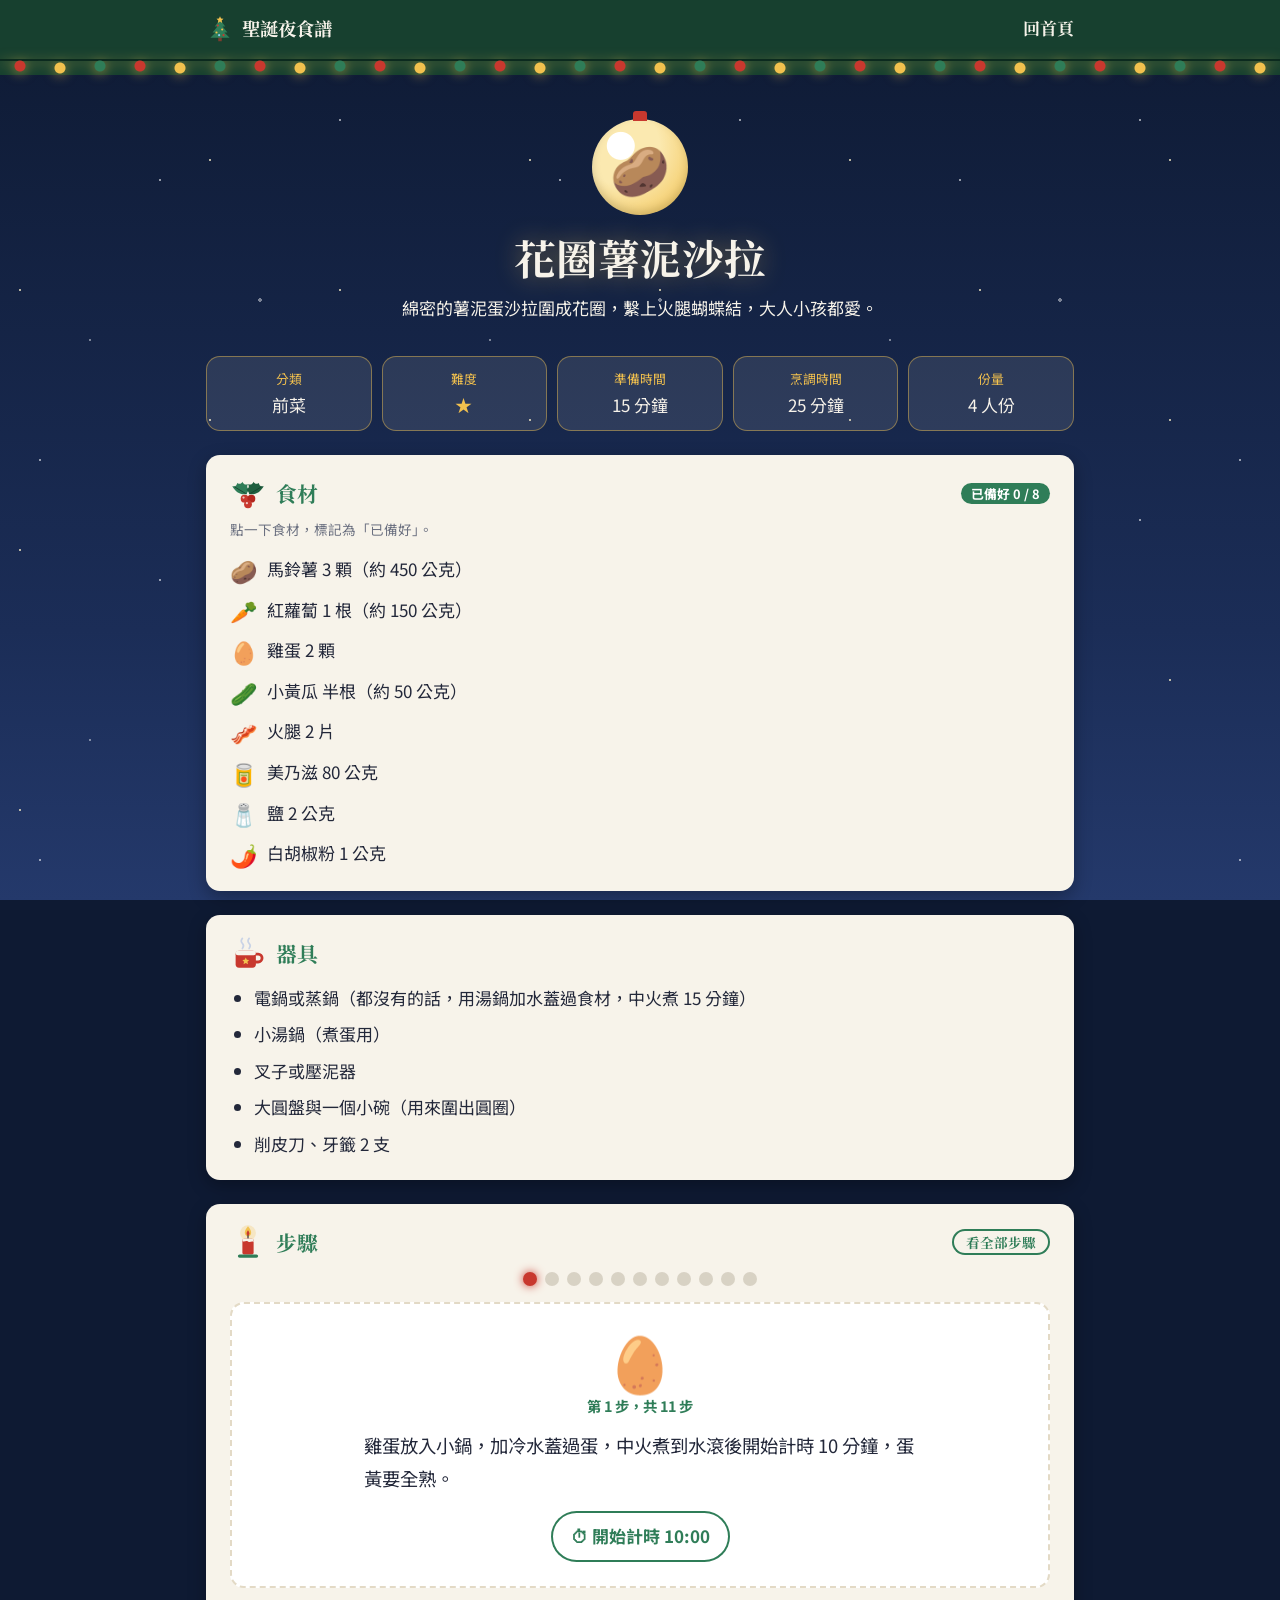
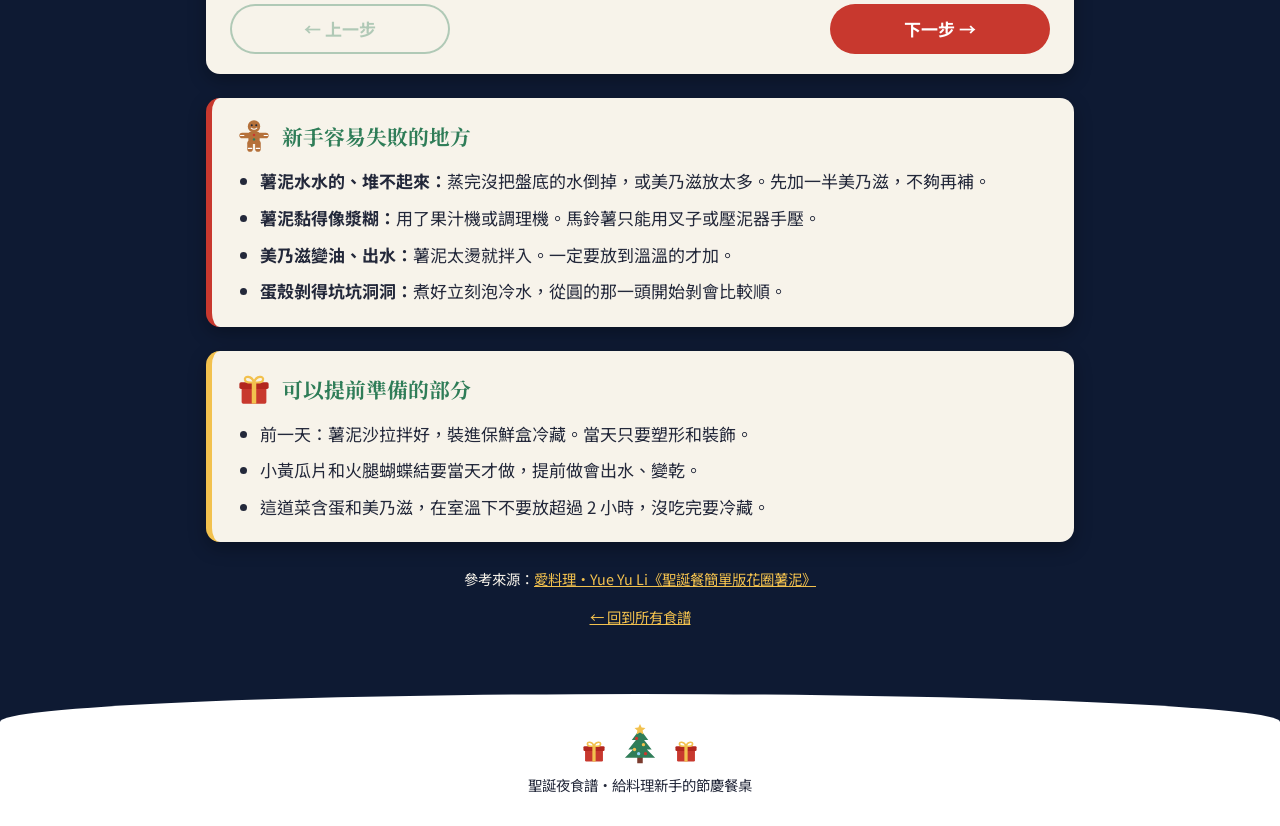
<file: recipes/wreath-mashed-potato.html>
<!DOCTYPE html>
<html lang="zh-Hant">
<head>
  <meta charset="UTF-8">
  <meta name="viewport" content="width=device-width, initial-scale=1">
  <title>花圈薯泥沙拉｜聖誕夜食譜</title>
  <link rel="preconnect" href="https://fonts.googleapis.com">
  <link href="https://fonts.googleapis.com/css2?family=Noto+Sans+TC:wght@400;700&family=Noto+Serif+TC:wght@700&display=swap" rel="stylesheet">
  <link rel="stylesheet" href="../assets/style.css">
</head>
<body>
  <header class="site-header">
    <div class="wrap">
      <a class="brand" href="../index.html">聖誕夜食譜</a>
      <a href="../index.html">回首頁</a>
    </div>
    <div class="lights"></div>
  </header>

  <main class="wrap">
    <section class="recipe-head">
      <div class="ornament">🥔</div>
      <h1>花圈薯泥沙拉</h1>
      <p>綿密的薯泥蛋沙拉圍成花圈，繫上火腿蝴蝶結，大人小孩都愛。</p>
    </section>

    <ul class="info">
      <li><span>分類</span>前菜</li>
      <li><span>難度</span><b class="stars">★</b></li>
      <li><span>準備時間</span>15 分鐘</li>
      <li><span>烹調時間</span>25 分鐘</li>
      <li><span>份量</span>4 人份</li>
    </ul>

    <section class="block ingredients">
      <h2>食材</h2>
      <ul>
        <li data-icon="🥔">馬鈴薯 3 顆（約 450 公克）</li>
        <li data-icon="🥕">紅蘿蔔 1 根（約 150 公克）</li>
        <li data-icon="🥚">雞蛋 2 顆</li>
        <li data-icon="🥒">小黃瓜 半根（約 50 公克）</li>
        <li data-icon="🥓">火腿 2 片</li>
        <li data-icon="🥫">美乃滋 80 公克</li>
        <li data-icon="🧂">鹽 2 公克</li>
        <li data-icon="🌶️">白胡椒粉 1 公克</li>
      </ul>
    </section>

    <section class="block tools">
      <h2>器具</h2>
      <ul>
        <li>電鍋或蒸鍋（都沒有的話，用湯鍋加水蓋過食材，中火煮 15 分鐘）</li>
        <li>小湯鍋（煮蛋用）</li>
        <li>叉子或壓泥器</li>
        <li>大圓盤與一個小碗（用來圍出圓圈）</li>
        <li>削皮刀、牙籤 2 支</li>
      </ul>
    </section>

    <section class="block steps">
      <h2>步驟</h2>
      <ol>
        <li data-icon="🥚" data-timer="600">雞蛋放入小鍋，加冷水蓋過蛋，中火煮到水滾後開始計時 10 分鐘，蛋黃要全熟。</li>
        <li data-icon="🧊">把蛋撈起泡冷水 5 分鐘，剝殼後切成小丁。</li>
        <li data-icon="🔪">馬鈴薯與紅蘿蔔削皮，切成約 2 公分的小塊，大小一致才會同時熟。</li>
        <li data-icon="♨️" data-timer="1200">放進電鍋，外鍋加 200 毫升水蒸到開關跳起；用蒸鍋則大火蒸 20 分鐘。筷子能輕鬆穿過就是熟了。</li>
        <li data-icon="🥄">倒掉盤中多餘的水，趁熱用叉子把馬鈴薯和紅蘿蔔壓成泥，留一點小顆粒口感更好。</li>
        <li data-icon="⏳" data-timer="300">把薯泥攤開放涼 5 分鐘，摸起來溫溫的、不燙手再進行下一步。</li>
        <li data-icon="🥣">加入蛋丁、美乃滋、鹽與白胡椒粉拌勻，試味道後再調整。</li>
        <li data-icon="⭕">在大盤中央倒扣一個小碗，把薯泥沿著碗的外圍堆成一圈，再把碗拿起來。</li>
        <li data-icon="🥒">小黃瓜用削皮刀削成長薄片，捲起或折起來貼在薯泥圈上當葉子。</li>
        <li data-icon="🎀">火腿剪成一條長條和兩個小三角，折成蝴蝶結，用牙籤固定在花圈下方。</li>
        <li data-icon="🍽️">上桌時提醒大家蝴蝶結裡有牙籤，取用前先拿掉。</li>
      </ol>
    </section>

    <section class="block warn">
      <h2>新手容易失敗的地方</h2>
      <ul>
        <li><b>薯泥水水的、堆不起來：</b>蒸完沒把盤底的水倒掉，或美乃滋放太多。先加一半美乃滋，不夠再補。</li>
        <li><b>薯泥黏得像漿糊：</b>用了果汁機或調理機。馬鈴薯只能用叉子或壓泥器手壓。</li>
        <li><b>美乃滋變油、出水：</b>薯泥太燙就拌入。一定要放到溫溫的才加。</li>
        <li><b>蛋殼剝得坑坑洞洞：</b>煮好立刻泡冷水，從圓的那一頭開始剝會比較順。</li>
      </ul>
    </section>

    <section class="block tip">
      <h2>可以提前準備的部分</h2>
      <ul>
        <li>前一天：薯泥沙拉拌好，裝進保鮮盒冷藏。當天只要塑形和裝飾。</li>
        <li>小黃瓜片和火腿蝴蝶結要當天才做，提前做會出水、變乾。</li>
        <li>這道菜含蛋和美乃滋，在室溫下不要放超過 2 小時，沒吃完要冷藏。</li>
      </ul>
    </section>

    <p class="source">
      參考來源：<a href="https://icook.tw/recipes/362862" target="_blank" rel="noopener">愛料理・Yue Yu Li《聖誕餐簡單版花圈薯泥》</a><br>
      <a class="back" href="../index.html">← 回到所有食譜</a>
    </p>
  </main>

  <footer class="site-footer">
    <div class="wrap">聖誕夜食譜・給料理新手的節慶餐桌</div>
  </footer>
  <script src="../assets/recipe.js"></script>
</body>
</html>
</file>
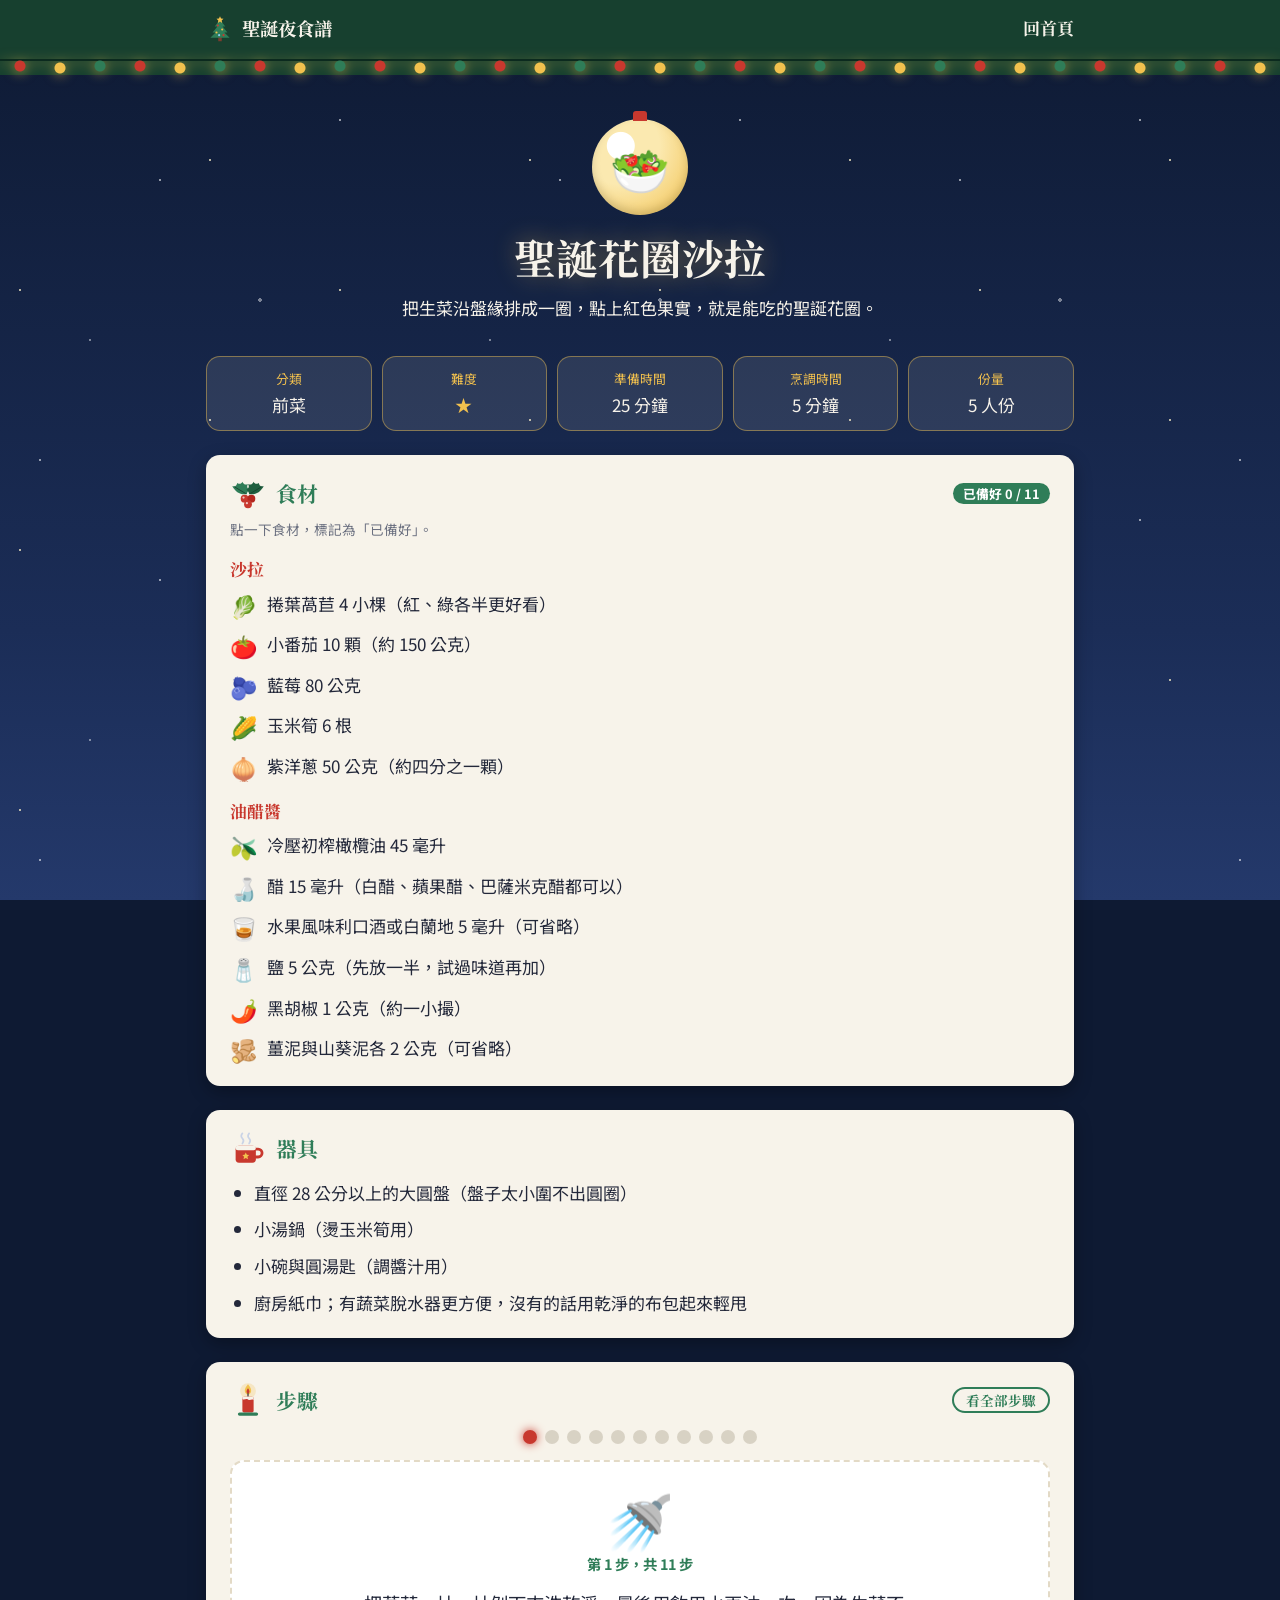
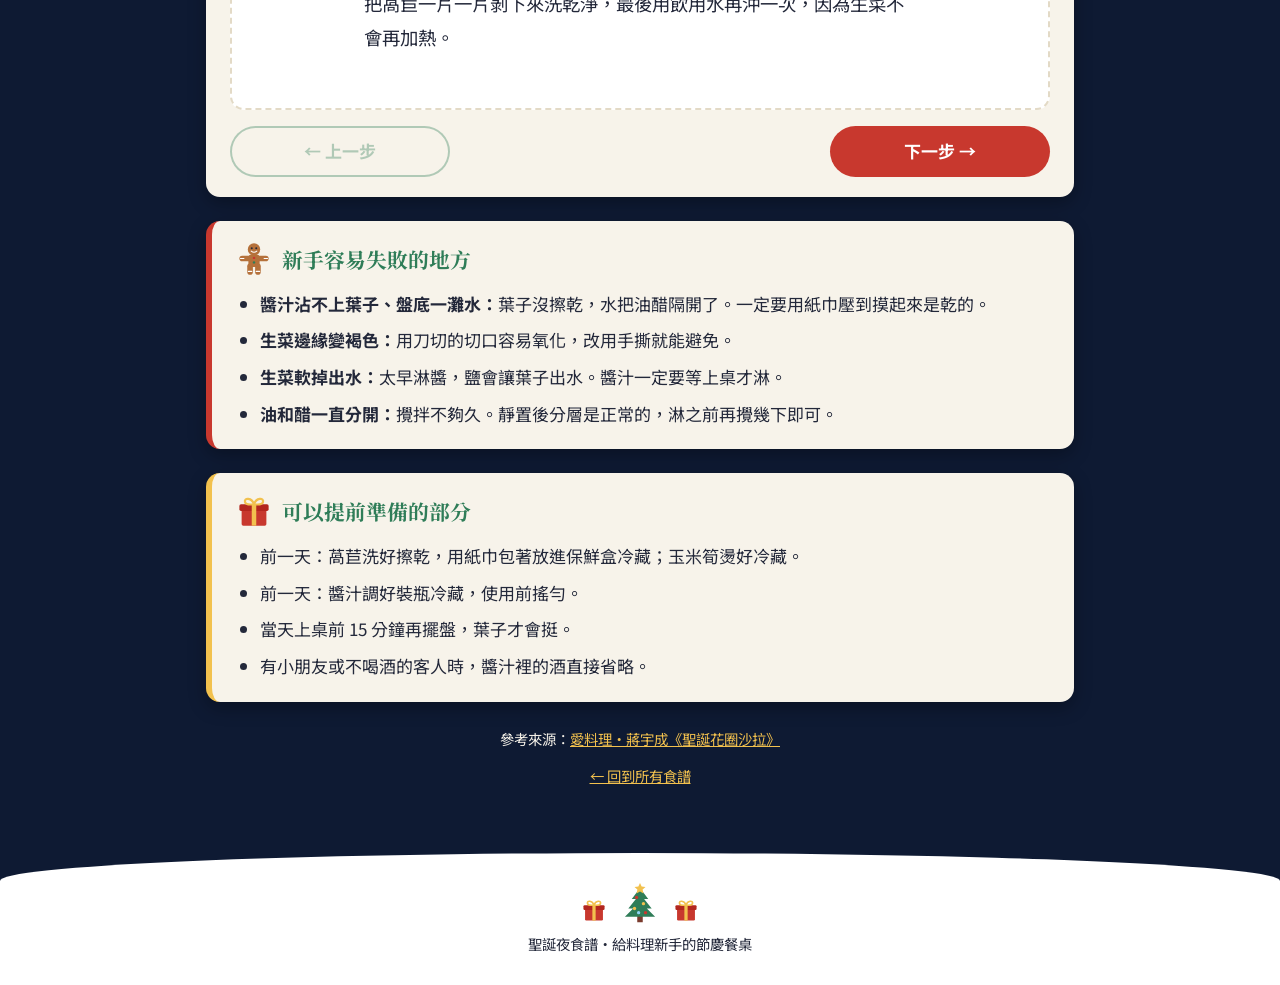
<file: recipes/wreath-salad.html>
<!DOCTYPE html>
<html lang="zh-Hant">
<head>
  <meta charset="UTF-8">
  <meta name="viewport" content="width=device-width, initial-scale=1">
  <title>聖誕花圈沙拉｜聖誕夜食譜</title>
  <link rel="preconnect" href="https://fonts.googleapis.com">
  <link href="https://fonts.googleapis.com/css2?family=Noto+Sans+TC:wght@400;700&family=Noto+Serif+TC:wght@700&display=swap" rel="stylesheet">
  <link rel="stylesheet" href="../assets/style.css">
</head>
<body>
  <header class="site-header">
    <div class="wrap">
      <a class="brand" href="../index.html">聖誕夜食譜</a>
      <a href="../index.html">回首頁</a>
    </div>
    <div class="lights"></div>
  </header>

  <main class="wrap">
    <section class="recipe-head">
      <div class="ornament">🥗</div>
      <h1>聖誕花圈沙拉</h1>
      <p>把生菜沿盤緣排成一圈，點上紅色果實，就是能吃的聖誕花圈。</p>
    </section>

    <ul class="info">
      <li><span>分類</span>前菜</li>
      <li><span>難度</span><b class="stars">★</b></li>
      <li><span>準備時間</span>25 分鐘</li>
      <li><span>烹調時間</span>5 分鐘</li>
      <li><span>份量</span>5 人份</li>
    </ul>

    <section class="block ingredients">
      <h2>食材</h2>
      <h3>沙拉</h3>
      <ul>
        <li data-icon="🥬">捲葉萵苣 4 小棵（紅、綠各半更好看）</li>
        <li data-icon="🍅">小番茄 10 顆（約 150 公克）</li>
        <li data-icon="🫐">藍莓 80 公克</li>
        <li data-icon="🌽">玉米筍 6 根</li>
        <li data-icon="🧅">紫洋蔥 50 公克（約四分之一顆）</li>
      </ul>
      <h3>油醋醬</h3>
      <ul>
        <li data-icon="🫒">冷壓初榨橄欖油 45 毫升</li>
        <li data-icon="🍶">醋 15 毫升（白醋、蘋果醋、巴薩米克醋都可以）</li>
        <li data-icon="🥃">水果風味利口酒或白蘭地 5 毫升（可省略）</li>
        <li data-icon="🧂">鹽 5 公克（先放一半，試過味道再加）</li>
        <li data-icon="🌶️">黑胡椒 1 公克（約一小撮）</li>
        <li data-icon="🫚">薑泥與山葵泥各 2 公克（可省略）</li>
      </ul>
    </section>

    <section class="block tools">
      <h2>器具</h2>
      <ul>
        <li>直徑 28 公分以上的大圓盤（盤子太小圍不出圓圈）</li>
        <li>小湯鍋（燙玉米筍用）</li>
        <li>小碗與圓湯匙（調醬汁用）</li>
        <li>廚房紙巾；有蔬菜脫水器更方便，沒有的話用乾淨的布包起來輕甩</li>
      </ul>
    </section>

    <section class="block steps">
      <h2>步驟</h2>
      <ol>
        <li data-icon="🚿">把萵苣一片一片剝下來洗乾淨，最後用飲用水再沖一次，因為生菜不會再加熱。</li>
        <li data-icon="⏳" data-timer="600">把葉子上的水甩掉，放在濾網上瀝 10 分鐘。</li>
        <li data-icon="🌽" data-timer="180">煮一小鍋水，大火煮到沸騰後放入玉米筍，煮 3 分鐘，撈起放涼，每根切成三段。</li>
        <li data-icon="🧅" data-timer="300">紫洋蔥切成細絲；太嗆的話泡冰水 5 分鐘再瀝乾。</li>
        <li data-icon="🍅">小番茄與藍莓洗淨擦乾，小番茄對半切開。</li>
        <li data-icon="🥄">調醬汁：把橄欖油和醋倒進小碗，用圓湯匙反覆舀起再倒回，直到顏色變濁、看不到明顯分層。</li>
        <li data-icon="🧂">在醬汁中加入鹽、黑胡椒、酒、薑泥與山葵泥拌勻，試味道後調整鹽量。</li>
        <li data-icon="🧻">用廚房紙巾把萵苣葉壓乾，摸起來不濕才算完成；太厚的葉梗用手撕掉。</li>
        <li data-icon="🥬">把萵苣葉用手撕成一口大小，沿著盤子邊緣一片壓一片排成一圈，中間留空。</li>
        <li data-icon="🎄">把小番茄、藍莓、玉米筍與洋蔥絲平均點綴在生菜上。</li>
        <li data-icon="🍽️">醬汁另外裝在小碗，上桌後要吃時才淋。</li>
      </ol>
    </section>

    <section class="block warn">
      <h2>新手容易失敗的地方</h2>
      <ul>
        <li><b>醬汁沾不上葉子、盤底一灘水：</b>葉子沒擦乾，水把油醋隔開了。一定要用紙巾壓到摸起來是乾的。</li>
        <li><b>生菜邊緣變褐色：</b>用刀切的切口容易氧化，改用手撕就能避免。</li>
        <li><b>生菜軟掉出水：</b>太早淋醬，鹽會讓葉子出水。醬汁一定要等上桌才淋。</li>
        <li><b>油和醋一直分開：</b>攪拌不夠久。靜置後分層是正常的，淋之前再攪幾下即可。</li>
      </ul>
    </section>

    <section class="block tip">
      <h2>可以提前準備的部分</h2>
      <ul>
        <li>前一天：萵苣洗好擦乾，用紙巾包著放進保鮮盒冷藏；玉米筍燙好冷藏。</li>
        <li>前一天：醬汁調好裝瓶冷藏，使用前搖勻。</li>
        <li>當天上桌前 15 分鐘再擺盤，葉子才會挺。</li>
        <li>有小朋友或不喝酒的客人時，醬汁裡的酒直接省略。</li>
      </ul>
    </section>

    <p class="source">
      參考來源：<a href="https://icook.tw/recipes/485984" target="_blank" rel="noopener">愛料理・蔣宇成《聖誕花圈沙拉》</a><br>
      <a class="back" href="../index.html">← 回到所有食譜</a>
    </p>
  </main>

  <footer class="site-footer">
    <div class="wrap">聖誕夜食譜・給料理新手的節慶餐桌</div>
  </footer>
  <script src="../assets/recipe.js"></script>
</body>
</html>
</file>
<file: assets/style.css>
/* 全站唯一樣式表：聖誕夜主題。色票與字體請勿更改（見 CLAUDE.md 第二節）。 */
:root {
  --night: #0E1A33;      /* 夜空底色 */
  --night-2: #1B2D57;    /* 夜空漸層、深色區塊 */
  --snow: #F7F3EA;       /* 雪白：卡片底、夜空上的文字 */
  --red: #C8382E;
  --green: #2F7D58;
  --gold: #F2C14E;       /* 燭光、星星、燈串 */
  --ink: #23283A;        /* 卡片上的內文 */
  --line: #E3DAC6;
  --radius: 14px;
}

* { box-sizing: border-box; }

html { background: var(--night); }

body {
  margin: 0;
  min-height: 100vh;
  color: var(--snow);
  background: linear-gradient(180deg, var(--night) 0%, var(--night-2) 70%, #24396B 100%) fixed;
  font-family: "Noto Sans TC", sans-serif;
  font-size: 17px;
  line-height: 1.8;
}

/* 星空 */
body::before {
  content: "";
  position: fixed;
  inset: 0;
  z-index: 0;
  pointer-events: none;
  background-image:
    radial-gradient(1.5px 1.5px at 20px 30px, #FFF4C9 50%, transparent 51%),
    radial-gradient(1px 1px at 120px 90px, #FFFFFF 50%, transparent 51%),
    radial-gradient(1.5px 1.5px at 210px 160px, #FFF4C9 50%, transparent 51%),
    radial-gradient(1px 1px at 280px 40px, #FFFFFF 50%, transparent 51%),
    radial-gradient(1px 1px at 70px 220px, #FFFFFF 50%, transparent 51%);
  background-size: 320px 260px;
  opacity: 0.7;
}

/* 飄雪（尊重「減少動態效果」設定） */
body::after {
  content: "";
  position: fixed;
  inset: -400px 0 0 0;
  z-index: 0;
  pointer-events: none;
  background-image:
    radial-gradient(3px 3px at 40px 60px, #FFFFFF 50%, transparent 51%),
    radial-gradient(2px 2px at 160px 180px, #FFFFFF 50%, transparent 51%),
    radial-gradient(4px 4px at 260px 300px, rgba(255,255,255,.8) 50%, transparent 51%),
    radial-gradient(2px 2px at 340px 120px, #FFFFFF 50%, transparent 51%),
    radial-gradient(3px 3px at 90px 340px, rgba(255,255,255,.8) 50%, transparent 51%);
  background-size: 400px 400px;
  opacity: 0.55;
  animation: snowfall 14s linear infinite;
}
@keyframes snowfall { to { transform: translate(40px, 400px); } }
@media (prefers-reduced-motion: reduce) {
  body::after { animation: none; }
  .lights { animation: none !important; }
}

h1, h2, h3 {
  font-family: "Noto Serif TC", serif;
  line-height: 1.35;
  text-wrap: balance;
}

a { color: var(--gold); }

.wrap {
  position: relative;
  z-index: 1;
  max-width: 900px;
  margin: 0 auto;
  padding: 0 16px;
}

/* 頁首：深綠底＋燈串 */
.site-header {
  position: relative;
  z-index: 2;
  background: #17402F;
}
.site-header .wrap {
  display: flex;
  align-items: center;
  justify-content: space-between;
  gap: 12px;
  padding-top: 12px;
  padding-bottom: 12px;
}
.site-header a {
  color: var(--snow);
  text-decoration: none;
  font-family: "Noto Serif TC", serif;
  font-weight: 700;
}
.site-header .brand {
  display: flex;
  align-items: center;
  gap: 8px;
  font-size: 1.15rem;
}
.site-header .brand::before {
  content: "";
  width: 28px;
  height: 28px;
  background: url(images/tree.svg) center / contain no-repeat;
}
.lights {
  height: 18px;
  background:
    radial-gradient(circle at 20px 9px, var(--red) 5px, transparent 6px),
    radial-gradient(circle at 60px 11px, var(--gold) 5px, transparent 6px),
    radial-gradient(circle at 100px 9px, var(--green) 5px, transparent 6px),
    linear-gradient(#0B2A1E, #0B2A1E) 0 2px / 100% 2px no-repeat;
  background-size: 120px 18px, 120px 18px, 120px 18px, 100% 2px;
  background-repeat: repeat-x, repeat-x, repeat-x, no-repeat;
  filter: drop-shadow(0 2px 6px rgba(242, 193, 78, 0.6));
  animation: twinkle 2.4s ease-in-out infinite;
}
@keyframes twinkle { 50% { filter: drop-shadow(0 2px 2px rgba(242, 193, 78, 0.2)); opacity: 0.8; } }

.site-footer {
  position: relative;
  z-index: 1;
  margin-top: 64px;
  padding: 28px 0;
  background: #FFFFFF;
  color: var(--ink);
  font-size: 0.9rem;
  text-align: center;
  border-top-left-radius: 50% 28px;
  border-top-right-radius: 50% 28px;
}
.site-footer .wrap::before {
  content: "";
  display: block;
  height: 44px;
  margin-bottom: 6px;
  background: url(images/tree.svg) center / 44px no-repeat,
              url(images/gift.svg) calc(50% - 46px) 16px / 26px no-repeat,
              url(images/gift.svg) calc(50% + 46px) 16px / 26px no-repeat;
}

/* 首頁 */
.hero {
  padding: 40px 0 0;
  text-align: center;
}
.hero .eyebrow {
  margin: 0;
  color: var(--gold);
  letter-spacing: 0.3em;
  font-size: 0.9rem;
}
.hero h1 {
  margin: 4px 0 8px;
  color: var(--snow);
  font-size: clamp(2rem, 7vw, 3.1rem);
  text-shadow: 0 0 24px rgba(242, 193, 78, 0.45);
}
.hero p { margin: 0 auto; max-width: 34em; }
.hero .scene {
  display: block;
  width: 100%;
  height: auto;
  margin-top: 16px;
  border-radius: var(--radius);
}

.category { margin-top: 44px; }
.category h2 {
  display: flex;
  align-items: center;
  gap: 10px;
  margin: 0 0 16px;
  padding-bottom: 8px;
  color: var(--gold);
  border-bottom: 2px dashed rgba(242, 193, 78, 0.5);
}
.category h2::before {
  content: "";
  flex: none;
  width: 34px;
  height: 34px;
  background: url(images/holly.svg) center / contain no-repeat;
}

.cards {
  display: grid;
  grid-template-columns: repeat(auto-fill, minmax(240px, 1fr));
  gap: 16px;
}
.card {
  display: block;
  padding: 20px;
  background: var(--snow);
  border-radius: var(--radius);
  border-top: 5px solid var(--red);
  color: var(--ink);
  text-decoration: none;
  box-shadow: 0 6px 18px rgba(0, 0, 0, 0.3);
  transition: transform 0.15s, box-shadow 0.15s;
}
.card:nth-child(even) { border-top-color: var(--green); }
.card:hover, .card:focus-visible {
  transform: translateY(-4px);
  box-shadow: 0 0 0 3px var(--gold), 0 10px 24px rgba(0, 0, 0, 0.4);
  outline: none;
}
.card h3 { margin: 12px 0 4px; color: var(--red); }
.card p { margin: 0; font-size: 0.95rem; }
.card .meta { margin-top: 10px; color: var(--green); font-size: 0.85rem; font-weight: 700; }

/* 聖誕球造型的圖示框 */
.ornament {
  position: relative;
  display: inline-grid;
  place-items: center;
  width: 64px;
  height: 64px;
  margin-top: 8px;
  border-radius: 50%;
  background: radial-gradient(circle at 30% 28%, #FFFFFF 0 14%, #FBE9B0 15% 40%, var(--gold) 100%);
  box-shadow: inset 0 -4px 8px rgba(0, 0, 0, 0.15);
  font-size: 2rem;
  line-height: 1;
}
.ornament::before {
  content: "";
  position: absolute;
  top: -8px;
  left: 50%;
  width: 14px;
  height: 10px;
  transform: translateX(-50%);
  border-radius: 3px 3px 0 0;
  background: var(--red);
}

/* 食譜頁 */
.recipe-head {
  padding: 36px 0 8px;
  text-align: center;
}
.recipe-head .ornament { width: 96px; height: 96px; font-size: 3rem; }
.recipe-head h1 {
  margin: 14px 0 8px;
  color: var(--snow);
  font-size: clamp(1.8rem, 6vw, 2.6rem);
  text-shadow: 0 0 24px rgba(242, 193, 78, 0.45);
}
.recipe-head p { margin: 0; }

.info {
  display: grid;
  grid-template-columns: repeat(auto-fit, minmax(130px, 1fr));
  gap: 10px;
  margin: 24px 0 0;
  padding: 0;
  list-style: none;
}
.info li {
  padding: 10px 12px;
  background: rgba(247, 243, 234, 0.1);
  border: 1px solid rgba(242, 193, 78, 0.45);
  border-radius: var(--radius);
  text-align: center;
}
.info span { display: block; color: var(--gold); font-size: 0.8rem; }
.stars { color: var(--gold); letter-spacing: 2px; }

.block {
  margin-top: 24px;
  padding: 20px 24px;
  background: var(--snow);
  color: var(--ink);
  border-radius: var(--radius);
  box-shadow: 0 6px 18px rgba(0, 0, 0, 0.3);
}
.block a { color: var(--red); }
.block h2 {
  display: flex;
  align-items: center;
  gap: 10px;
  margin: 0 0 12px;
  color: var(--green);
  font-size: 1.3rem;
}
.block h2::before {
  content: "";
  flex: none;
  width: 36px;
  height: 36px;
  background: center / contain no-repeat;
}
.block.ingredients h2::before { background-image: url(images/holly.svg); }
.block.tools h2::before { background-image: url(images/mug.svg); }
.block.steps h2::before { background-image: url(images/candle.svg); }
.block.warn h2::before { background-image: url(images/gingerbread.svg); }
.block.tip h2::before { background-image: url(images/gift.svg); }
.block h3 { margin: 16px 0 6px; font-size: 1.05rem; color: var(--red); }
.block ul, .block ol { margin: 0; padding-left: 1.4em; }
.block li + li { margin-top: 6px; }
.block.warn { border-left: 6px solid var(--red); }
.block.tip { border-left: 6px solid var(--gold); }

/* 帶小圖示的清單（食材、步驟） */
.block li[data-icon] { list-style: none; position: relative; padding-left: 2.2em; }
.block ul:has(> li[data-icon]), .block ol:has(> li[data-icon]) { padding-left: 0; }
.block li[data-icon]::before {
  content: attr(data-icon);
  position: absolute;
  left: 0;
  top: -0.05em;
  font-size: 1.3em;
}
.block ol { counter-reset: step; }
.block ol > li { counter-increment: step; }
.block ol > li[data-icon]::after {
  content: counter(step);
  position: absolute;
  left: 1.1em;
  top: 1.1em;
  min-width: 1.5em;
  padding: 0 0.3em;
  border-radius: 1em;
  background: var(--green);
  color: #FFFFFF;
  font-size: 0.65em;
  font-weight: 700;
  line-height: 1.5;
  text-align: center;
}
.block ol > li[data-icon] { padding-bottom: 6px; }

/* 食材勾選（由 recipe.js 啟用） */
.checkable li {
  cursor: pointer;
  border-radius: 8px;
  padding-top: 2px;
  padding-bottom: 2px;
}
.checkable li:hover { background: rgba(47, 125, 88, 0.1); }
.checkable li:focus-visible { outline: 2px solid var(--green); }
.checkable li.checked { color: #8A8F9C; text-decoration: line-through; }
.checkable li.checked::before { content: "✅"; }
.count {
  margin-left: auto;
  padding: 2px 10px;
  border-radius: 999px;
  background: var(--green);
  color: #FFFFFF;
  font-family: "Noto Sans TC", sans-serif;
  font-size: 0.8rem;
}
.hint { margin: -6px 0 10px; color: #6B7080; font-size: 0.85rem; }

/* 一步一步做（由 recipe.js 產生） */
.btn {
  appearance: none;
  padding: 10px 20px;
  border: 0;
  border-radius: 999px;
  background: var(--red);
  color: #FFFFFF;
  font: inherit;
  font-weight: 700;
  cursor: pointer;
}
.btn:hover { filter: brightness(1.1); }
.btn:focus-visible { outline: 3px solid var(--gold); outline-offset: 2px; }
.btn.ghost { background: transparent; color: var(--green); box-shadow: inset 0 0 0 2px var(--green); }
.btn.small { padding: 4px 14px; font-size: 0.85rem; }
.btn:disabled { opacity: 0.35; cursor: default; }
.mode-toggle { margin-left: auto; }

.cook { text-align: center; }
.cook-lights {
  display: flex;
  flex-wrap: wrap;
  justify-content: center;
  gap: 8px;
  margin: 4px 0 16px;
}
.cook-lights i {
  width: 14px;
  height: 14px;
  border-radius: 50%;
  background: #D8D2C4;
  transition: background 0.3s, box-shadow 0.3s;
}
.cook-lights i.on:nth-child(3n+1) { background: var(--red); box-shadow: 0 0 10px var(--red); }
.cook-lights i.on:nth-child(3n+2) { background: var(--gold); box-shadow: 0 0 10px var(--gold); }
.cook-lights i.on:nth-child(3n) { background: var(--green); box-shadow: 0 0 10px var(--green); }
.cook-card {
  min-height: 250px;
  padding: 24px 20px;
  border: 2px dashed var(--line);
  border-radius: var(--radius);
  background: #FFFFFF;
}
.cook-icon { font-size: 3.4rem; line-height: 1.2; }
.cook-count { color: var(--green); font-weight: 700; font-size: 0.9rem; }
.cook-text { margin: 10px auto 0; max-width: 30em; font-size: 1.15rem; text-align: left; }
.cook-done-img { width: 110px; height: 110px; }
.timer { margin-top: 16px; }
.timer.done { background: var(--green); animation: ring 0.5s ease-in-out 4; }
@keyframes ring { 50% { transform: scale(1.08); } }
.cook-nav {
  display: flex;
  justify-content: space-between;
  gap: 12px;
  margin-top: 16px;
}
.cook-nav .btn { flex: 1; max-width: 220px; }
.is-hidden { display: none !important; }

/* 食譜照片（有照片的食譜才會用到，見 CLAUDE.md「照片」） */
.photo {
  display: block;
  width: 100%;
  max-width: 640px;
  aspect-ratio: 4 / 3;
  margin: 20px auto 0;
  object-fit: cover;
  border: 6px solid var(--snow);
  border-radius: var(--radius);
  box-shadow: 0 8px 24px rgba(0, 0, 0, 0.4);
}
.card-photo {
  display: block;
  width: calc(100% + 40px);
  max-width: none;
  aspect-ratio: 4 / 3;
  margin: -20px -20px 0;
  object-fit: cover;
  border-radius: 9px 9px 0 0;
}
.credit { margin: 6px 0 0; font-size: 0.75rem; opacity: 0.75; text-align: center; }
.credit a { color: inherit; }

.source { margin-top: 24px; font-size: 0.9rem; text-align: center; }
.back { display: inline-block; margin-top: 12px; }

.empty {
  padding: 20px;
  border: 1px dashed var(--gold);
  border-radius: var(--radius);
  text-align: center;
}

@media (max-width: 520px) {
  body { font-size: 16px; }
  .block { padding: 16px 16px; }
  .cook-text { font-size: 1.05rem; }
  .block h2 { flex-wrap: wrap; }
}
</file>
